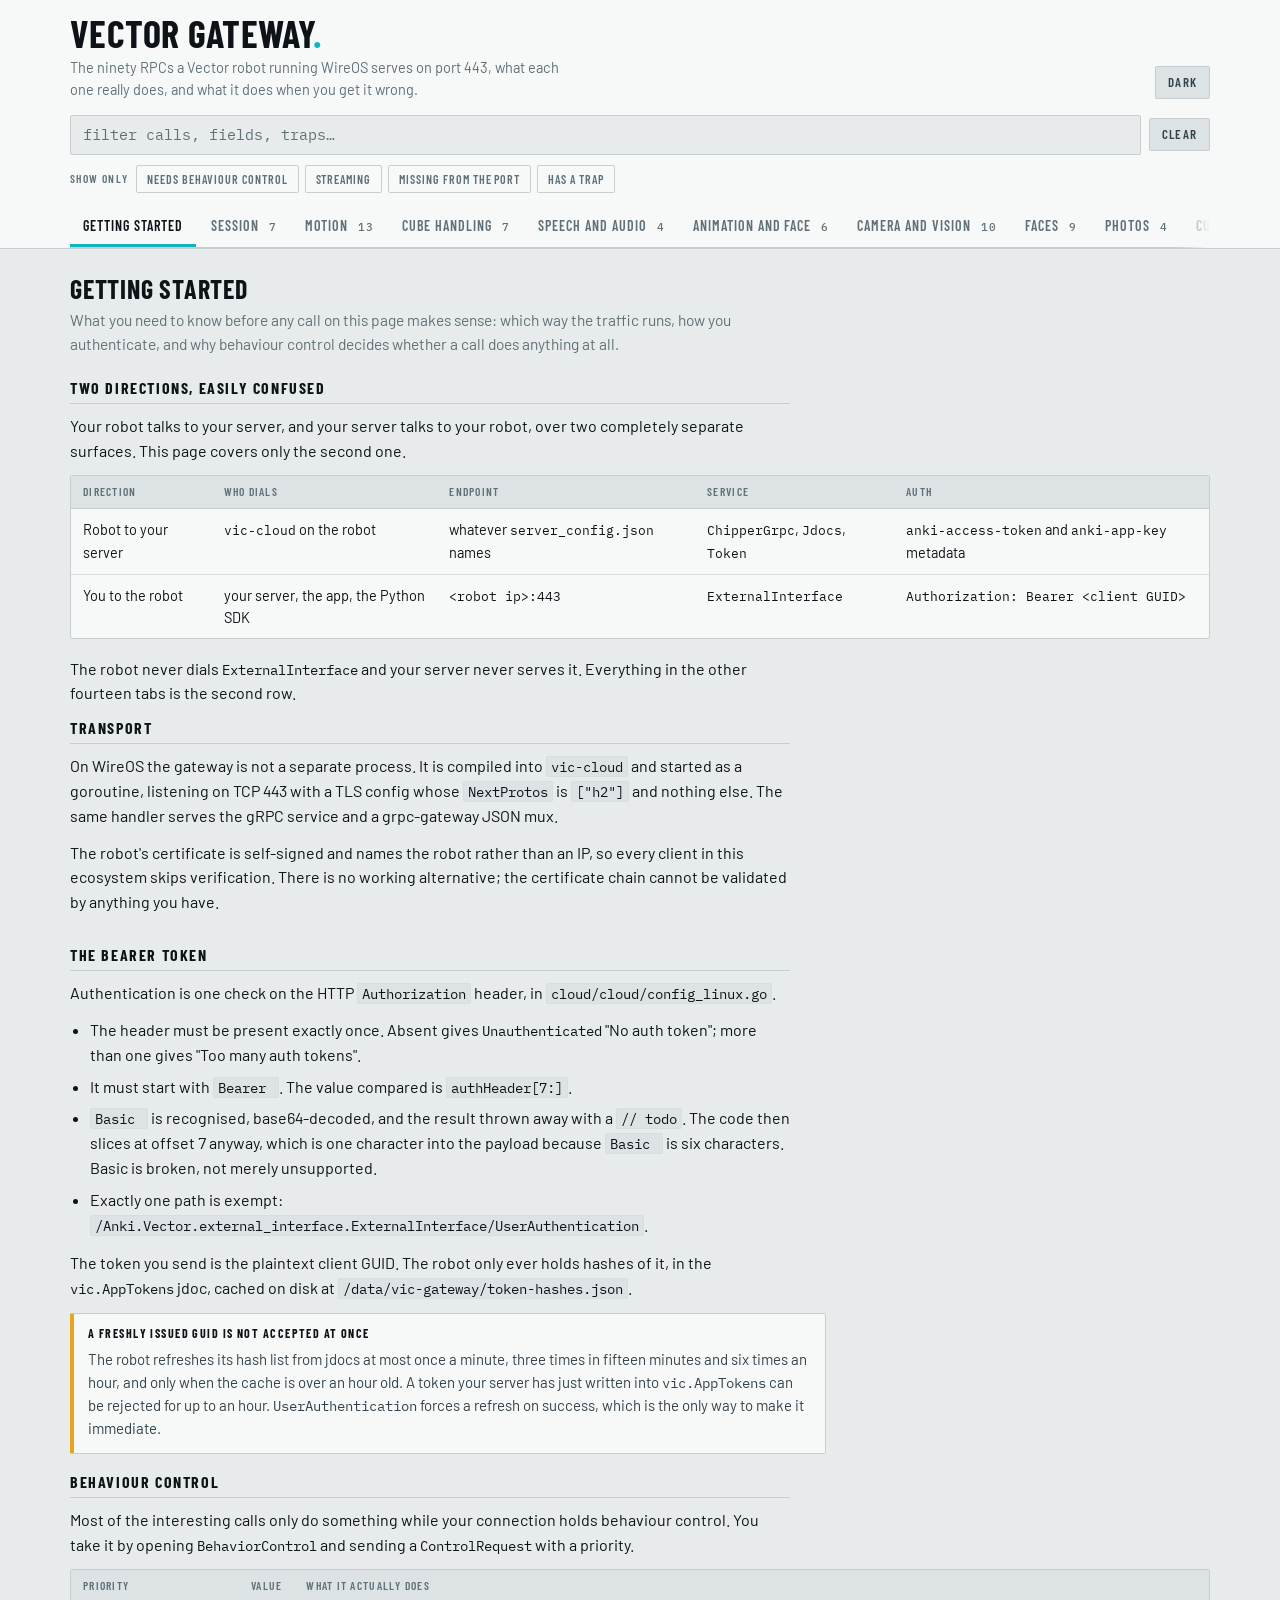
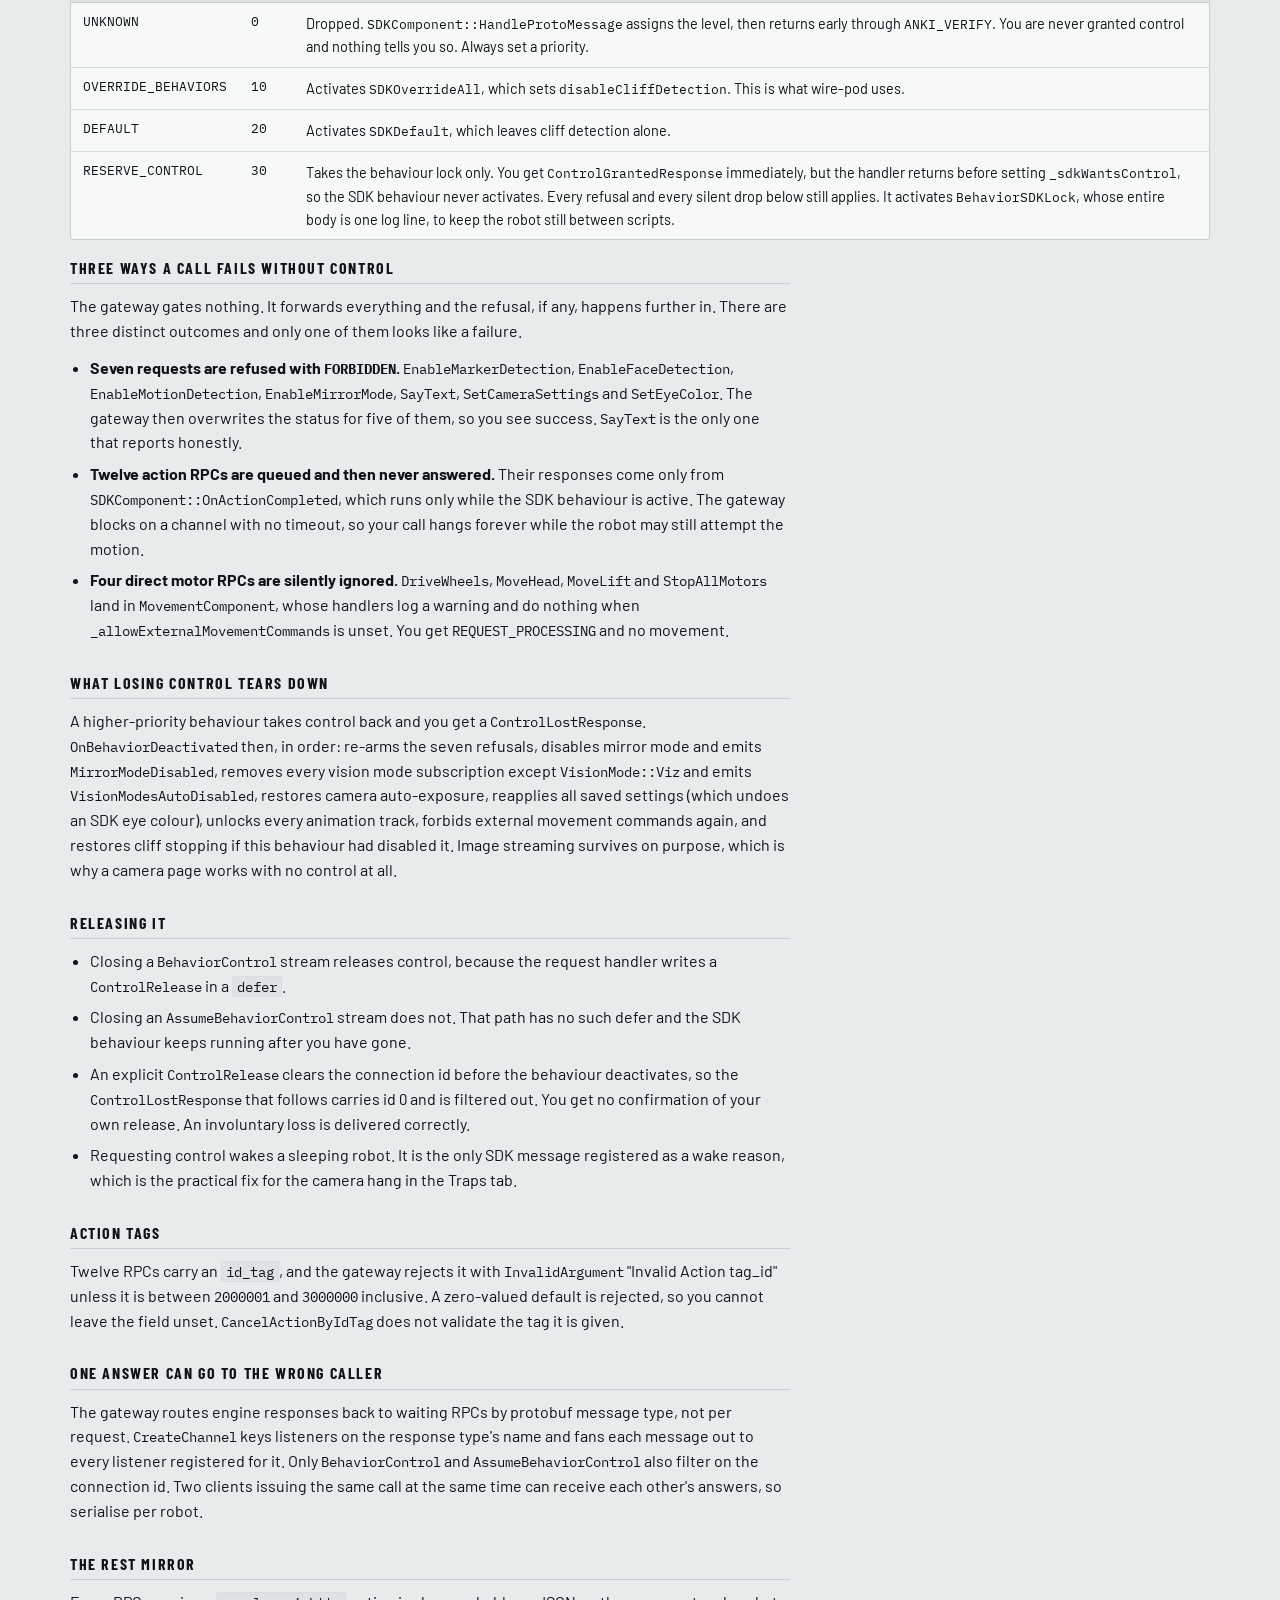
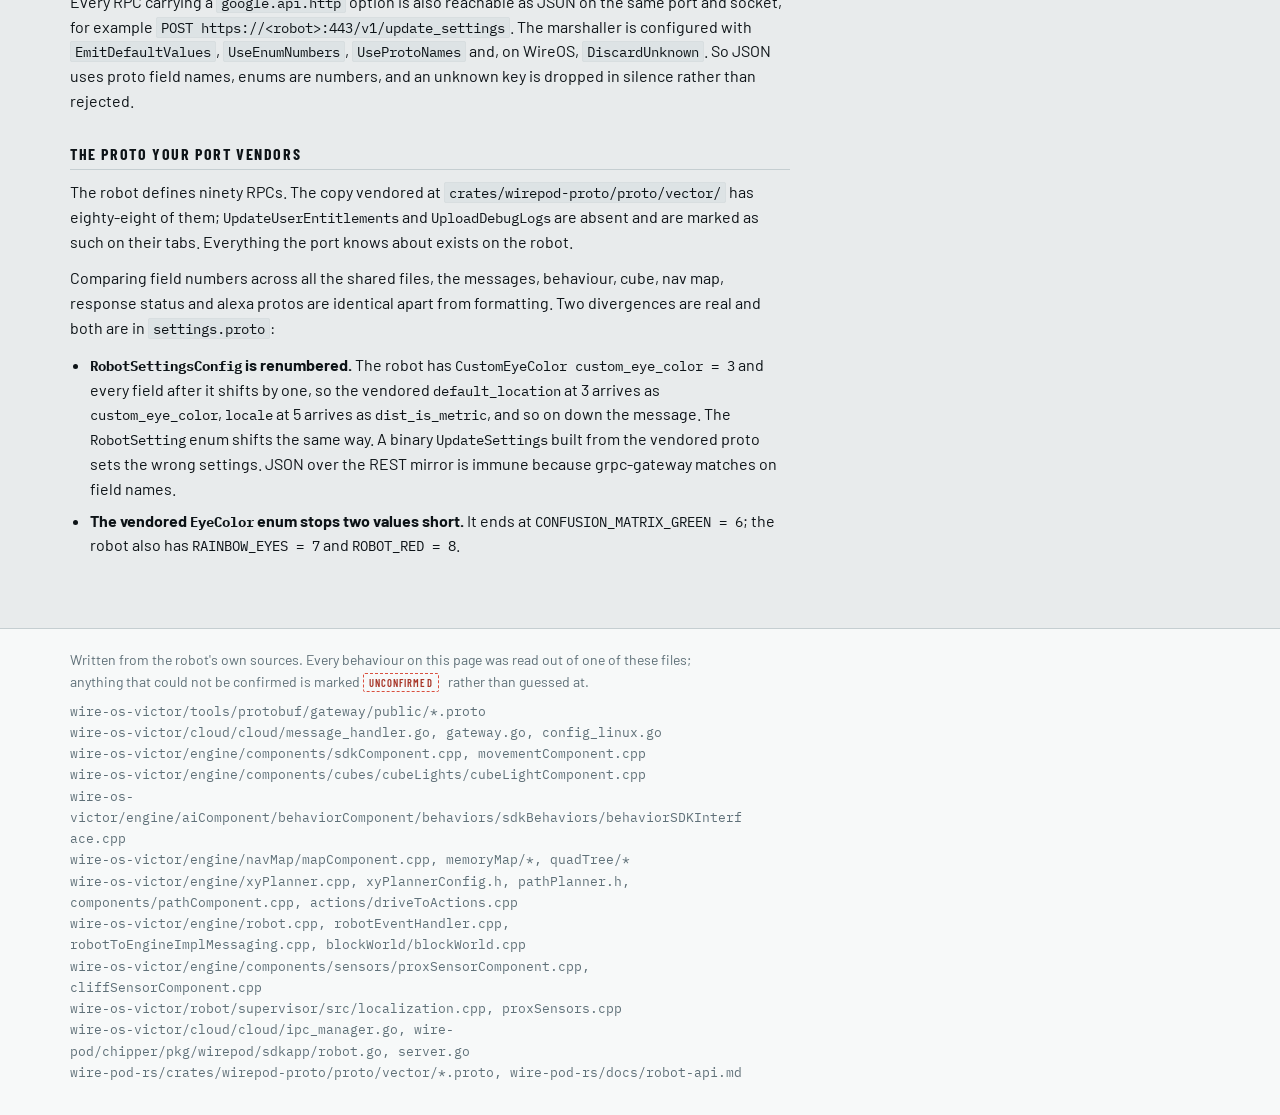
<file: docs/robot-api.html>
<!doctype html>
<html lang="en">
<head>
<meta charset="utf-8">
<meta name="viewport" content="width=device-width, initial-scale=1, viewport-fit=cover">
<title>Vector Gateway Panel</title>
<link rel="preconnect" href="https://fonts.googleapis.com">
<link rel="preconnect" href="https://fonts.gstatic.com" crossorigin>
<link href="https://fonts.googleapis.com/css2?family=Barlow:ital,wght@0,400;0,500;0,600;1,400&family=Barlow+Condensed:wght@500;600;700&family=IBM+Plex+Mono:wght@400;500;600&display=swap" rel="stylesheet">
<style>
/* ---- Light palette. Every colour token is defined here on bare :root. ---- */
:root{
  color-scheme: light;
  --ground:        #E8EBEC;   /* Shell Grey, Vector's moulded plastic */
  --surface:       #F7F9F9;
  --surface-2:     #DDE3E5;
  --ink:           #0D1317;   /* Screen Off, the OLED black */
  --ink-2:         #33434B;
  --muted:         #5F7078;   /* Treadplate */
  --rule:          #C5CED1;
  --rule-soft:     #D8DEE0;

  --acc:           #0A7F88;   /* Tip-Over Teal, readable weight */
  --acc-line:      #0FB6C2;   /* Tip-Over Teal, the factory eye colour */
  --acc-wash:      #DDF1F3;

  --warn:          #8A5806;   /* Charge Amber, readable weight */
  --warn-line:     #E8A322;   /* Charge Amber, the charger contact LED */
  --warn-wash:     #F8EBD2;

  --bad:           #A63527;   /* Cliff Red, readable weight */
  --bad-line:      #D9503F;
  --bad-wash:      #F8E2DE;

  --focus:         #0A7F88;
  --shadow:        0 1px 0 rgba(13,19,23,.06);

  --f-disp: "Barlow Condensed", "Arial Narrow", Arial, system-ui, sans-serif;
  --f-body: "Barlow", system-ui, -apple-system, "Segoe UI", Roboto, sans-serif;
  --f-mono: "IBM Plex Mono", ui-monospace, "SF Mono", Consolas, "Liberation Mono", monospace;
}
/* ---- Dark: system preference, unless the reader has chosen light. ---- */
@media (prefers-color-scheme: dark){
  :root:not([data-theme="light"]){
    color-scheme: dark;
    --ground:    #0D1317;
    --surface:   #151E23;
    --surface-2: #1D2930;
    --ink:       #DCE5E8;
    --ink-2:     #B3C2C8;
    --muted:     #8698A0;
    --rule:      #2B3940;
    --rule-soft: #212D33;

    --acc:       #35D2DC;
    --acc-line:  #2DD4DE;
    --acc-wash:  #10323A;

    --warn:      #F0B94A;
    --warn-line: #E8A322;
    --warn-wash: #33260C;

    --bad:       #F58975;
    --bad-line:  #D9503F;
    --bad-wash:  #37160F;

    --focus:     #35D2DC;
    --shadow:    0 1px 0 rgba(0,0,0,.4);
  }
}
/* ---- Dark: explicit choice. ---- */
:root[data-theme="dark"]{
  color-scheme: dark;
  --ground:    #0D1317;
  --surface:   #151E23;
  --surface-2: #1D2930;
  --ink:       #DCE5E8;
  --ink-2:     #B3C2C8;
  --muted:     #8698A0;
  --rule:      #2B3940;
  --rule-soft: #212D33;

  --acc:       #35D2DC;
  --acc-line:  #2DD4DE;
  --acc-wash:  #10323A;

  --warn:      #F0B94A;
  --warn-line: #E8A322;
  --warn-wash: #33260C;

  --bad:       #F58975;
  --bad-line:  #D9503F;
  --bad-wash:  #37160F;

  --focus:     #35D2DC;
  --shadow:    0 1px 0 rgba(0,0,0,.4);
}

*,*::before,*::after{ box-sizing: border-box; }
html{ -webkit-text-size-adjust: 100%; }
body{
  margin:0;
  background: var(--ground);
  color: var(--ink);
  font: 400 16px/1.55 var(--f-body);
  font-variant-numeric: tabular-nums;
}
img{ max-width:100%; }
[hidden]{ display:none !important; }
:focus-visible{ outline: 2px solid var(--focus); outline-offset: 2px; border-radius: 2px; }

/* ---- One wrapper owns the side gutter. ---- */
.wrap{
  width: 100%;
  max-width: 1180px;
  margin: 0 auto;
  padding-left: 20px;
  padding-right: 20px;
}
@media (max-width: 520px){ .wrap{ padding-left:16px; padding-right:16px; } }

/* ---- Instrument header ---- */
.masthead{
  background: var(--surface);
  border-bottom: 1px solid var(--rule);
  padding-block: calc(14px + env(safe-area-inset-top, 0px)) 0;
}
.mast-row{ display:flex; align-items:flex-end; gap:16px; flex-wrap:wrap; }
.mast-id{ flex: 1 1 320px; min-width:0; }
.mast-id h1{
  font: 700 clamp(26px, 5.2vw, 38px)/1 var(--f-disp);
  letter-spacing: .01em;
  text-transform: uppercase;
  margin: 0 0 4px;
}
.mast-id h1 .dot{ color: var(--acc-line); }
.mast-id p{ margin:0; color: var(--muted); font-size: 14.5px; max-width: 64ch; }
.mast-tools{ display:flex; gap:8px; align-items:center; padding-bottom:2px; }

.btn{
  font: 600 13px/1 var(--f-disp);
  letter-spacing:.09em; text-transform:uppercase;
  background: var(--surface-2); color: var(--ink-2);
  border: 1px solid var(--rule); border-radius: 2px;
  padding: 9px 12px; cursor: pointer;
}
.btn:hover{ border-color: var(--acc-line); color: var(--ink); }

.searchbar{ display:flex; gap:8px; align-items:center; margin: 14px 0 0; }
.searchbar input[type="search"]{
  flex:1 1 auto; min-width:0;
  font: 400 15px/1.2 var(--f-mono);
  background: var(--ground); color: var(--ink);
  border: 1px solid var(--rule); border-radius: 2px;
  padding: 10px 12px;
}
.searchbar input::placeholder{ color: var(--muted); }

.chips{ display:flex; gap:6px; flex-wrap:wrap; margin: 10px 0 0; align-items:center; }
.chips .chips-lab{
  font: 600 11.5px/1 var(--f-disp); letter-spacing:.12em; text-transform:uppercase;
  color: var(--muted); margin-right:2px;
}
.chip{
  font: 600 12px/1 var(--f-disp); letter-spacing:.08em; text-transform:uppercase;
  background: transparent; color: var(--muted);
  border: 1px solid var(--rule); border-radius: 2px;
  padding: 7px 10px; cursor:pointer;
}
.chip[aria-pressed="true"]{ background: var(--acc-wash); border-color: var(--acc-line); color: var(--acc); }
.chip:hover{ border-color: var(--acc-line); }
.count{ font: 400 13px/1 var(--f-mono); color: var(--muted); margin-left:auto; }

/* ---- Tab rail ---- */
.rail-scroll{
  overflow-x:auto; margin-top:14px; scrollbar-width:thin;
  -webkit-mask-image: linear-gradient(to right, #000 0, #000 calc(100% - 34px), transparent 100%);
          mask-image: linear-gradient(to right, #000 0, #000 calc(100% - 34px), transparent 100%);
}
.rail{ display:flex; gap:2px; min-width:max-content; border-bottom: 1px solid var(--rule); }
.rail button{
  position:relative; white-space:nowrap;
  font: 600 14px/1 var(--f-disp); letter-spacing:.07em; text-transform:uppercase;
  background: transparent; color: var(--muted);
  border: 0; border-bottom: 3px solid transparent;
  padding: 12px 13px 11px; cursor:pointer;
}
.rail button .n{ font: 500 11px/1 var(--f-mono); color: var(--muted); margin-left:6px; }
.rail button:hover{ color: var(--ink); }
.rail button[aria-selected="true"]{ color: var(--ink); border-bottom-color: var(--acc-line); }
.rail button[aria-selected="true"] .n{ color: var(--acc); }
.rail[data-locked="true"] button{ opacity:.45; }

/* ---- Panels ---- */
main{ padding-block: 26px calc(56px + env(safe-area-inset-bottom, 0px)); }
.panel > h2{
  font: 700 clamp(20px,3.6vw,26px)/1.1 var(--f-disp);
  letter-spacing:.03em; text-transform:uppercase;
  margin: 0 0 4px;
}
.panel > .lede{ color: var(--muted); margin: 0 0 22px; max-width: 76ch; font-size: 15.5px; }
.panel + .panel{ margin-top: 34px; }

h3.sec{
  font: 700 16px/1.2 var(--f-disp); letter-spacing:.1em; text-transform:uppercase;
  color: var(--ink); margin: 30px 0 10px;
  padding-bottom: 6px; border-bottom: 1px solid var(--rule);
}
h3.sec:first-of-type{ margin-top: 4px; }
.prose{ max-width: 80ch; }
.prose p{ margin: 0 0 12px; }
.prose ul{ margin: 0 0 14px; padding-left: 20px; }
.prose li{ margin-bottom: 7px; }
code, .m{ font-family: var(--f-mono); font-size: .9em; }
.prose code{
  background: var(--surface-2); border:1px solid var(--rule-soft);
  border-radius:2px; padding: 0 4px;
}
a{ color: var(--acc); }

/* ---- Tables ---- */
.scroll{ overflow-x:auto; margin: 0 0 18px; border:1px solid var(--rule); border-radius:2px; background: var(--surface); }
table{ border-collapse: collapse; width:100%; min-width: 520px; font-size: 14.5px; }
th, td{ text-align:left; padding: 9px 12px; border-bottom: 1px solid var(--rule-soft); vertical-align: top; }
thead th{
  font: 600 11.5px/1.2 var(--f-disp); letter-spacing:.11em; text-transform:uppercase;
  color: var(--muted); background: var(--surface-2); border-bottom:1px solid var(--rule);
  position: sticky; top: 0;
}
tbody tr:last-child td{ border-bottom: 0; }
td .m{ color: var(--ink); }

/* ---- Call slot ---- */
.call{
  background: var(--surface);
  border: 1px solid var(--rule);
  border-left: 4px solid var(--rule);
  border-radius: 2px;
  margin-bottom: 10px;
  box-shadow: var(--shadow);
}
.call[data-control="yes"]{ border-left-color: var(--warn-line); }
.call[data-absent="yes"]{ border-left-color: var(--bad-line); border-left-style: dashed; }
.call-hd{
  display:flex; flex-wrap:wrap; align-items:baseline; gap: 6px 10px;
  padding: 11px 14px 9px;
  border-bottom: 1px solid var(--rule-soft);
}
.call-name{
  font: 600 16.5px/1.25 var(--f-mono); margin:0; color: var(--ink);
  word-break: break-word;
}
.call-req{ font: 400 13px/1.3 var(--f-mono); color: var(--muted); }
.call-req::before{ content:"\00ab"; margin-right:2px; }
.call-req::after{ content:"\00bb"; margin-left:2px; }
.badges{ display:flex; gap:5px; flex-wrap:wrap; margin-left:auto; }
.b{
  font: 600 10.5px/1 var(--f-disp); letter-spacing:.11em; text-transform:uppercase;
  padding: 4px 6px; border-radius:2px; border:1px solid var(--rule); color: var(--muted);
  white-space:nowrap;
}
.b-unary{ border-style: dotted; }
.b-stream{ border-color: var(--acc-line); color: var(--acc); background: var(--acc-wash); }
.b-ctl{ border-color: var(--warn-line); color: var(--warn); background: var(--warn-wash); }
.b-absent{ border-color: var(--bad-line); color: var(--bad); background: var(--bad-wash); }

.call dl{ margin:0; padding: 4px 14px 12px; }
.call dl > div{ display:grid; grid-template-columns: 116px 1fr; gap: 4px 14px; padding: 7px 0; border-bottom:1px solid var(--rule-soft); }
.call dl > div:last-child{ border-bottom:0; padding-bottom:0; }
.call dt{
  font: 600 11px/1.5 var(--f-disp); letter-spacing:.11em; text-transform:uppercase;
  color: var(--muted); padding-top:2px;
}
.call dd{ margin:0; font-size: 15px; color: var(--ink-2); }
.call dd .m{ color: var(--ink); }
.call dd p{ margin: 0 0 8px; }
.call dd p:last-child{ margin-bottom:0; }
.call dd ul{ margin:0; padding-left:18px; }
.call dd li{ margin-bottom:4px; }
.call dl > div.is-trap dt{ color: var(--bad); }
.call dl > div.is-nc dt{ color: var(--warn); }
@media (max-width: 620px){
  .call dl > div{ grid-template-columns: 1fr; gap:2px; }
  .call dt{ padding-top:0; }
}

.note{
  border:1px solid var(--rule); border-left:4px solid var(--acc-line);
  background: var(--surface); border-radius:2px;
  padding: 12px 14px; margin: 0 0 18px; max-width: 84ch;
}
.note.warn{ border-left-color: var(--warn-line); }
.note.bad{ border-left-color: var(--bad-line); }
.note h4{
  font: 700 12px/1.3 var(--f-disp); letter-spacing:.12em; text-transform:uppercase;
  margin:0 0 6px; color: var(--ink);
}
.note p{ margin:0 0 8px; font-size:15px; color: var(--ink-2); }
.note p:last-child{ margin-bottom:0; }

.empty{ color: var(--muted); font-style: italic; padding: 18px 0; }

footer{
  border-top:1px solid var(--rule); background: var(--surface);
  padding-block: 20px calc(24px + env(safe-area-inset-bottom, 0px));
  color: var(--muted); font-size: 14px;
}
footer p{ margin:0 0 8px; max-width: 84ch; }
.srcs{ font-family: var(--f-mono); font-size: 12.5px; line-height:1.7; overflow-wrap: anywhere; }
.call dd, .call dt, .prose p, .prose li, .note p{ overflow-wrap: break-word; }

.unconf{
  font: 600 10.5px/1 var(--f-disp); letter-spacing:.1em; text-transform:uppercase;
  color: var(--bad); border:1px dashed var(--bad-line); border-radius:2px;
  padding:2px 5px; margin-right:6px; white-space:nowrap;
}

@media (prefers-reduced-motion: reduce){
  *{ animation-duration:.01ms !important; animation-iteration-count:1 !important; transition-duration:.01ms !important; scroll-behavior:auto !important; }
}
</style>
</head>
<body>

<header class="masthead">
  <div class="wrap">
    <div class="mast-row">
      <div class="mast-id">
        <h1>Vector Gateway<span class="dot">.</span></h1>
        <p>The ninety RPCs a Vector robot running WireOS serves on port 443, what each one really does, and what it does when you get it wrong.</p>
      </div>
      <div class="mast-tools">
        <button class="btn" id="theme" type="button" aria-pressed="false">Dark</button>
      </div>
    </div>

    <div class="searchbar">
      <input id="q" type="search" aria-label="Filter calls by name, field or behaviour" placeholder="filter calls, fields, traps&hellip;" autocomplete="off" spellcheck="false">
      <button class="btn" id="clear" type="button">Clear</button>
    </div>

    <div class="chips">
      <span class="chips-lab">Show only</span>
      <button class="chip" type="button" data-flag="control" aria-pressed="false">Needs behaviour control</button>
      <button class="chip" type="button" data-flag="stream" aria-pressed="false">Streaming</button>
      <button class="chip" type="button" data-flag="absent" aria-pressed="false">Missing from the port</button>
      <button class="chip" type="button" data-flag="trap" aria-pressed="false">Has a trap</button>
      <span class="count" id="count"></span>
    </div>

    <div class="rail-scroll">
      <div class="rail" role="tablist" aria-label="Sections" id="rail"></div>
    </div>
  </div>
</header>

<main class="wrap" id="main">
<section class="panel" id="p-start" data-tab="Getting started">
  <h2>Getting started</h2>
  <p class="lede">What you need to know before any call on this page makes sense: which way the traffic runs, how you authenticate, and why behaviour control decides whether a call does anything at all.</p>

  <div class="prose">
    <h3 class="sec">Two directions, easily confused</h3>
    <p>Your robot talks to your server, and your server talks to your robot, over two completely separate surfaces. This page covers only the second one.</p>
  </div>
  <div class="scroll">
    <table>
      <thead><tr><th>Direction</th><th>Who dials</th><th>Endpoint</th><th>Service</th><th>Auth</th></tr></thead>
      <tbody>
        <tr><td>Robot to your server</td><td><span class="m">vic-cloud</span> on the robot</td><td>whatever <span class="m">server_config.json</span> names</td><td><span class="m">ChipperGrpc</span>, <span class="m">Jdocs</span>, <span class="m">Token</span></td><td><span class="m">anki-access-token</span> and <span class="m">anki-app-key</span> metadata</td></tr>
        <tr><td>You to the robot</td><td>your server, the app, the Python SDK</td><td><span class="m">&lt;robot ip&gt;:443</span></td><td><span class="m">ExternalInterface</span></td><td><span class="m">Authorization: Bearer &lt;client GUID&gt;</span></td></tr>
      </tbody>
    </table>
  </div>
  <div class="prose">
    <p>The robot never dials <span class="m">ExternalInterface</span> and your server never serves it. Everything in the other fourteen tabs is the second row.</p>

    <h3 class="sec">Transport</h3>
    <p>On WireOS the gateway is not a separate process. It is compiled into <code>vic-cloud</code> and started as a goroutine, listening on TCP 443 with a TLS config whose <code>NextProtos</code> is <code>["h2"]</code> and nothing else. The same handler serves the gRPC service and a grpc-gateway JSON mux.</p>
    <p>The robot's certificate is self-signed and names the robot rather than an IP, so every client in this ecosystem skips verification. There is no working alternative; the certificate chain cannot be validated by anything you have.</p>

    <h3 class="sec">The bearer token</h3>
    <p>Authentication is one check on the HTTP <code>Authorization</code> header, in <code>cloud/cloud/config_linux.go</code>.</p>
    <ul>
      <li>The header must be present exactly once. Absent gives <span class="m">Unauthenticated</span> "No auth token"; more than one gives "Too many auth tokens".</li>
      <li>It must start with <code>Bearer&nbsp;</code>. The value compared is <code>authHeader[7:]</code>.</li>
      <li><code>Basic&nbsp;</code> is recognised, base64-decoded, and the result thrown away with a <code>// todo</code>. The code then slices at offset 7 anyway, which is one character into the payload because <code>Basic&nbsp;</code> is six characters. Basic is broken, not merely unsupported.</li>
      <li>Exactly one path is exempt: <code>/Anki.Vector.external_interface.ExternalInterface/UserAuthentication</code>.</li>
    </ul>
    <p>The token you send is the plaintext client GUID. The robot only ever holds hashes of it, in the <span class="m">vic.AppTokens</span> jdoc, cached on disk at <code>/data/vic-gateway/token-hashes.json</code>.</p>
  </div>
  <div class="note warn">
    <h4>A freshly issued GUID is not accepted at once</h4>
    <p>The robot refreshes its hash list from jdocs at most once a minute, three times in fifteen minutes and six times an hour, and only when the cache is over an hour old. A token your server has just written into <span class="m">vic.AppTokens</span> can be rejected for up to an hour. <span class="m">UserAuthentication</span> forces a refresh on success, which is the only way to make it immediate.</p>
  </div>

  <div class="prose">
    <h3 class="sec">Behaviour control</h3>
    <p>Most of the interesting calls only do something while your connection holds behaviour control. You take it by opening <span class="m">BehaviorControl</span> and sending a <span class="m">ControlRequest</span> with a priority.</p>
  </div>
  <div class="scroll">
    <table>
      <thead><tr><th>Priority</th><th>Value</th><th>What it actually does</th></tr></thead>
      <tbody>
        <tr><td class="m">UNKNOWN</td><td class="m">0</td><td>Dropped. <span class="m">SDKComponent::HandleProtoMessage</span> assigns the level, then returns early through <span class="m">ANKI_VERIFY</span>. You are never granted control and nothing tells you so. Always set a priority.</td></tr>
        <tr><td class="m">OVERRIDE_BEHAVIORS</td><td class="m">10</td><td>Activates <span class="m">SDKOverrideAll</span>, which sets <span class="m">disableCliffDetection</span>. This is what wire-pod uses.</td></tr>
        <tr><td class="m">DEFAULT</td><td class="m">20</td><td>Activates <span class="m">SDKDefault</span>, which leaves cliff detection alone.</td></tr>
        <tr><td class="m">RESERVE_CONTROL</td><td class="m">30</td><td>Takes the behaviour lock only. You get <span class="m">ControlGrantedResponse</span> immediately, but the handler returns before setting <span class="m">_sdkWantsControl</span>, so the SDK behaviour never activates. Every refusal and every silent drop below still applies. It activates <span class="m">BehaviorSDKLock</span>, whose entire body is one log line, to keep the robot still between scripts.</td></tr>
      </tbody>
    </table>
  </div>

  <div class="prose">
    <h3 class="sec">Three ways a call fails without control</h3>
    <p>The gateway gates nothing. It forwards everything and the refusal, if any, happens further in. There are three distinct outcomes and only one of them looks like a failure.</p>
    <ul>
      <li><strong>Seven requests are refused with <span class="m">FORBIDDEN</span>.</strong> <span class="m">EnableMarkerDetection</span>, <span class="m">EnableFaceDetection</span>, <span class="m">EnableMotionDetection</span>, <span class="m">EnableMirrorMode</span>, <span class="m">SayText</span>, <span class="m">SetCameraSettings</span> and <span class="m">SetEyeColor</span>. The gateway then overwrites the status for five of them, so you see success. <span class="m">SayText</span> is the only one that reports honestly.</li>
      <li><strong>Twelve action RPCs are queued and then never answered.</strong> Their responses come only from <span class="m">SDKComponent::OnActionCompleted</span>, which runs only while the SDK behaviour is active. The gateway blocks on a channel with no timeout, so your call hangs forever while the robot may still attempt the motion.</li>
      <li><strong>Four direct motor RPCs are silently ignored.</strong> <span class="m">DriveWheels</span>, <span class="m">MoveHead</span>, <span class="m">MoveLift</span> and <span class="m">StopAllMotors</span> land in <span class="m">MovementComponent</span>, whose handlers log a warning and do nothing when <span class="m">_allowExternalMovementCommands</span> is unset. You get <span class="m">REQUEST_PROCESSING</span> and no movement.</li>
    </ul>

    <h3 class="sec">What losing control tears down</h3>
    <p>A higher-priority behaviour takes control back and you get a <span class="m">ControlLostResponse</span>. <span class="m">OnBehaviorDeactivated</span> then, in order: re-arms the seven refusals, disables mirror mode and emits <span class="m">MirrorModeDisabled</span>, removes every vision mode subscription except <span class="m">VisionMode::Viz</span> and emits <span class="m">VisionModesAutoDisabled</span>, restores camera auto-exposure, reapplies all saved settings (which undoes an SDK eye colour), unlocks every animation track, forbids external movement commands again, and restores cliff stopping if this behaviour had disabled it. Image streaming survives on purpose, which is why a camera page works with no control at all.</p>

    <h3 class="sec">Releasing it</h3>
    <ul>
      <li>Closing a <span class="m">BehaviorControl</span> stream releases control, because the request handler writes a <span class="m">ControlRelease</span> in a <code>defer</code>.</li>
      <li>Closing an <span class="m">AssumeBehaviorControl</span> stream does not. That path has no such defer and the SDK behaviour keeps running after you have gone.</li>
      <li>An explicit <span class="m">ControlRelease</span> clears the connection id before the behaviour deactivates, so the <span class="m">ControlLostResponse</span> that follows carries id 0 and is filtered out. You get no confirmation of your own release. An involuntary loss is delivered correctly.</li>
      <li>Requesting control wakes a sleeping robot. It is the only SDK message registered as a wake reason, which is the practical fix for the camera hang in the Traps tab.</li>
    </ul>

    <h3 class="sec">Action tags</h3>
    <p>Twelve RPCs carry an <code>id_tag</code>, and the gateway rejects it with <span class="m">InvalidArgument</span> "Invalid Action tag_id" unless it is between <span class="m">2000001</span> and <span class="m">3000000</span> inclusive. A zero-valued default is rejected, so you cannot leave the field unset. <span class="m">CancelActionByIdTag</span> does not validate the tag it is given.</p>

    <h3 class="sec">One answer can go to the wrong caller</h3>
    <p>The gateway routes engine responses back to waiting RPCs by protobuf message type, not per request. <span class="m">CreateChannel</span> keys listeners on the response type's name and fans each message out to every listener registered for it. Only <span class="m">BehaviorControl</span> and <span class="m">AssumeBehaviorControl</span> also filter on the connection id. Two clients issuing the same call at the same time can receive each other's answers, so serialise per robot.</p>

    <h3 class="sec">The REST mirror</h3>
    <p>Every RPC carrying a <code>google.api.http</code> option is also reachable as JSON on the same port and socket, for example <code>POST https://&lt;robot&gt;:443/v1/update_settings</code>. The marshaller is configured with <code>EmitDefaultValues</code>, <code>UseEnumNumbers</code>, <code>UseProtoNames</code> and, on WireOS, <code>DiscardUnknown</code>. So JSON uses proto field names, enums are numbers, and an unknown key is dropped in silence rather than rejected.</p>

    <h3 class="sec">The proto your port vendors</h3>
    <p>The robot defines ninety RPCs. The copy vendored at <code>crates/wirepod-proto/proto/vector/</code> has eighty-eight of them; <span class="m">UpdateUserEntitlements</span> and <span class="m">UploadDebugLogs</span> are absent and are marked as such on their tabs. Everything the port knows about exists on the robot.</p>
    <p>Comparing field numbers across all the shared files, the messages, behaviour, cube, nav map, response status and alexa protos are identical apart from formatting. Two divergences are real and both are in <code>settings.proto</code>:</p>
    <ul>
      <li><strong><span class="m">RobotSettingsConfig</span> is renumbered.</strong> The robot has <span class="m">CustomEyeColor custom_eye_color = 3</span> and every field after it shifts by one, so the vendored <span class="m">default_location</span> at 3 arrives as <span class="m">custom_eye_color</span>, <span class="m">locale</span> at 5 arrives as <span class="m">dist_is_metric</span>, and so on down the message. The <span class="m">RobotSetting</span> enum shifts the same way. A binary <span class="m">UpdateSettings</span> built from the vendored proto sets the wrong settings. JSON over the REST mirror is immune because grpc-gateway matches on field names.</li>
      <li><strong>The vendored <span class="m">EyeColor</span> enum stops two values short.</strong> It ends at <span class="m">CONFUSION_MATRIX_GREEN = 6</span>; the robot also has <span class="m">RAINBOW_EYES = 7</span> and <span class="m">ROBOT_RED = 8</span>.</li>
    </ul>
  </div>
</section>


<section class="panel" id="p-session" data-tab="Session" hidden>
  <h2>Session</h2>
  <p class="lede">Opening a connection, proving who you are, and taking and giving back the robot's attention.</p>

  <article class="call" data-control="no" data-stream="no" data-absent="no" data-trap="no">
    <header class="call-hd"><h3 class="call-name">ProtocolVersion</h3><span class="call-req">ProtocolVersionRequest</span><span class="badges"><span class="b b-unary">unary</span></span></header>
    <dl>
      <div><dt>Does</dt><dd>Answers entirely inside the gateway with <span class="m">host_version = 5</span>, the current protocol version. Nothing reaches the engine.</dd></div>
      <div><dt>Parameters</dt><dd><span class="m">client_version</span>, <span class="m">min_host_version</span>, both <span class="m">int64</span>. Only <span class="m">client_version</span> is read.</dd></div>
      <div><dt>Control</dt><dd>Not needed.</dd></div>
      <div class="is-trap"><dt>Trap</dt><dd>The version gate is vacuous. <span class="m">PROTOCOL_VERSION_MINIMUM</span> is 0, so the check <span class="m">client_version &lt; 0</span> can never fire and every client is told <span class="m">SUCCESS</span>. <span class="m">min_host_version</span> is ignored outright.</dd></div>
    </dl>
  </article>

  <article class="call" data-control="no" data-stream="no" data-absent="no" data-trap="no">
    <header class="call-hd"><h3 class="call-name">SDKInitialization</h3><span class="call-req">SDKInitializationRequest</span><span class="badges"><span class="b b-unary">unary</span></span></header>
    <dl>
      <div><dt>Does</dt><dd>Reports your client's versions to the robot for analytics. It changes no behaviour.</dd></div>
      <div><dt>Parameters</dt><dd>Five strings: <span class="m">sdk_module_version</span>, <span class="m">python_version</span>, <span class="m">python_implementation</span>, <span class="m">os_version</span>, <span class="m">cpu_version</span>. None is validated.</dd></div>
      <div><dt>Control</dt><dd>Not needed.</dd></div>
      <div><dt>Note</dt><dd>You can skip it. Nothing later depends on having sent it.</dd></div>
    </dl>
  </article>

  <article class="call" data-control="no" data-stream="no" data-absent="no" data-trap="yes">
    <header class="call-hd"><h3 class="call-name">UserAuthentication</h3><span class="call-req">UserAuthenticationRequest</span><span class="badges"><span class="b b-unary">unary</span></span></header>
    <dl>
      <div><dt>Does</dt><dd>Exchanges a user session token for a client GUID. The gateway proxies to <span class="m">vic-switchboard</span> with <span class="m">AppId: "SDK"</span> and, on success, forces the token hash cache to refresh so the new GUID works immediately.</dd></div>
      <div><dt>Parameters</dt><dd><span class="m">user_session_id</span> and <span class="m">client_name</span>, both <span class="m">bytes</span>. <span class="m">client_name</span> is truncated to 64 characters.</dd></div>
      <div><dt>Control</dt><dd>Not needed. This is the one RPC exempt from the bearer check, so it is how you bootstrap with no token at all.</dd></div>
      <div class="is-trap"><dt>Trap</dt><dd>Rate limited at ten calls per ten seconds and twenty-five per ten minutes, returning <span class="m">ResourceExhausted</span> beyond that. If <span class="m">vic-switchboard</span> is not present the call fails with <span class="m">Internal</span> "User authentication is only available on the robot". On failure the response still carries <span class="m">RESPONSE_RECEIVED</span> and an empty <span class="m">client_token_guid</span>, so read the <span class="m">code</span> field, which is <span class="m">UNAUTHORIZED</span> or <span class="m">AUTHORIZED</span>.</dd></div>
    </dl>
  </article>

  <article class="call" data-control="no" data-stream="yes" data-absent="no" data-trap="yes">
    <header class="call-hd"><h3 class="call-name">BehaviorControl</h3><span class="call-req">BehaviorControlRequest</span><span class="badges"><span class="b b-stream">bidi stream</span></span></header>
    <dl>
      <div><dt>Does</dt><dd>The stream you hold open for as long as you want control. Each request is a oneof of <span class="m">ControlRequest</span> (carrying a priority) or <span class="m">ControlRelease</span>. The robot answers with <span class="m">ControlGrantedResponse</span>, <span class="m">ControlLostResponse</span>, <span class="m">ReservedControlLostResponse</span> or a <span class="m">KeepAlivePing</span> once per second.</dd></div>
      <div><dt>Parameters</dt><dd><span class="m">priority</span>: 10 <span class="m">OVERRIDE_BEHAVIORS</span>, 20 <span class="m">DEFAULT</span>, 30 <span class="m">RESERVE_CONTROL</span>. Zero is <span class="m">UNKNOWN</span> and is dropped.</dd></div>
      <div><dt>Control</dt><dd>This is how you get it. It is also the only SDK message that counts as a wake reason, so it wakes a sleeping robot.</dd></div>
      <div class="is-trap"><dt>Trap</dt><dd>Three, all covered in the Traps tab: priority 0 is dropped in silence, your own <span class="m">ControlRelease</span> is never confirmed because the response is tagged with connection id 0 and filtered out, and <span class="m">RESERVE_CONTROL</span> grants control without activating the behaviour.</dd></div>
    </dl>
  </article>

  <article class="call" data-control="no" data-stream="yes" data-absent="no" data-trap="yes">
    <header class="call-hd"><h3 class="call-name">AssumeBehaviorControl</h3><span class="call-req">BehaviorControlRequest</span><span class="badges"><span class="b b-stream">server stream</span></span></header>
    <dl>
      <div><dt>Does</dt><dd>The same thing as one <span class="m">ControlRequest</span> on the bidi stream, sent as a single request with a streamed response. Convenient when you never need to release explicitly.</dd></div>
      <div><dt>Parameters</dt><dd>Identical to <span class="m">BehaviorControl</span>.</dd></div>
      <div><dt>Control</dt><dd>This is how you get it.</dd></div>
      <div class="is-trap"><dt>Trap</dt><dd>Closing this stream does not release control. Only the bidi handler writes a <span class="m">ControlRelease</span> in a <code>defer</code>. A client that uses this call and then exits leaves the SDK behaviour running on the robot, with cliff detection still off at priority 10.</dd></div>
    </dl>
  </article>

  <article class="call" data-control="yes" data-stream="no" data-absent="no" data-trap="no">
    <header class="call-hd"><h3 class="call-name">CancelBehavior</h3><span class="call-req">CancelBehaviorRequest</span><span class="badges"><span class="b b-unary">unary</span><span class="b b-ctl">control</span></span></header>
    <dl>
      <div><dt>Does</dt><dd>Cancels whatever the SDK behaviour has delegated to, by calling <span class="m">CancelDelegates</span> inside <span class="m">BehaviorSDKInterface</span>. This is how you stop a long behaviour such as <span class="m">LookAroundInPlace</span> early.</dd></div>
      <div><dt>Parameters</dt><dd>None.</dd></div>
      <div class="is-nc"><dt>Without control</dt><dd>The handler lives in <span class="m">HandleWhileActivated</span>, so it is only reachable while the SDK behaviour is active. The gateway returns <span class="m">REQUEST_PROCESSING</span> immediately either way, so you cannot tell from the reply whether anything was cancelled.</dd></div>
      <div><dt>Note</dt><dd>The engine does produce a <span class="m">CancelBehaviorResponse</span> carrying <span class="m">OK</span> or <span class="m">FORBIDDEN</span>, but the gateway does not wait for it.</dd></div>
    </dl>
  </article>

  <article class="call" data-control="no" data-stream="no" data-absent="no" data-trap="yes">
    <header class="call-hd"><h3 class="call-name">CancelActionByIdTag</h3><span class="call-req">CancelActionByIdTagRequest</span><span class="badges"><span class="b b-unary">unary</span></span></header>
    <dl>
      <div><dt>Does</dt><dd>Cancels a queued or running action by the <span class="m">id_tag</span> you gave it. The cancelled action's own RPC then completes with <span class="m">ACTION_RESULT_CANCELLED_WHILE_RUNNING</span> (33554432), if you still have control for the response to be produced at all.</dd></div>
      <div><dt>Parameters</dt><dd><span class="m">id_tag</span>, <span class="m">uint32</span>. Use the tag you sent with the action.</dd></div>
      <div><dt>Control</dt><dd>Not needed for the cancel itself to be forwarded.</dd></div>
      <div class="is-trap"><dt>Trap</dt><dd>Unlike the twelve action RPCs, this one does not run <span class="m">ValidateActionTag</span>, so an out-of-range tag is accepted and simply matches nothing. The gateway returns <span class="m">REQUEST_PROCESSING</span> without waiting, so a cancel that found no such action is indistinguishable from one that worked.</dd></div>
    </dl>
  </article>
</section>


<section class="panel" id="p-motion" data-tab="Motion" hidden>
  <h2>Motion</h2>
  <p class="lede">Four raw motor calls that return instantly and are silently dropped without control, and a set of cancellable actions that block until the motion finishes. Knowing which kind you are calling is the whole game here.</p>

  <div class="note warn">
    <h4>Set a deadline on every call in this tab</h4>
    <p>The nine action RPCs below block on a channel with no timeout and without consulting your request context. Without behaviour control their response is never produced at all, so the call hangs until your client gives up. The robot imposes nothing.</p>
  </div>

  <article class="call" data-control="yes" data-stream="no" data-absent="no" data-trap="yes">
    <header class="call-hd"><h3 class="call-name">DriveWheels</h3><span class="call-req">DriveWheelsRequest</span><span class="badges"><span class="b b-unary">unary</span><span class="b b-ctl">control</span></span></header>
    <dl>
      <div><dt>Does</dt><dd>Sets both tread speeds directly and returns at once. The wheels keep turning until you send another <span class="m">DriveWheels</span> or <span class="m">StopAllMotors</span>; there is no duration and no stop condition.</dd></div>
      <div><dt>Parameters</dt><dd><span class="m">left_wheel_mmps</span>, <span class="m">right_wheel_mmps</span>, <span class="m">left_wheel_mmps2</span>, <span class="m">right_wheel_mmps2</span>, all <span class="m">float</span>. The robot's <span class="m">MAX_WHEEL_SPEED_MMPS</span> is 220 and <span class="m">MAX_SAFE_WHEEL_SPEED_MMPS</span> is 170. Negative drives that tread backwards; opposite signs turn on the spot.</dd></div>
      <div class="is-nc"><dt>Without control</dt><dd>Silently ignored. It reaches <span class="m">MovementComponent</span>, which logs a warning and returns because <span class="m">_allowExternalMovementCommands</span> is unset.</dd></div>
      <div class="is-trap"><dt>Trap</dt><dd>You always get <span class="m">REQUEST_PROCESSING</span>, control or not, so a status code tells you nothing. Check the robot.</dd></div>
    </dl>
  </article>

  <article class="call" data-control="yes" data-stream="no" data-absent="no" data-trap="no">
    <header class="call-hd"><h3 class="call-name">MoveHead</h3><span class="call-req">MoveHeadRequest</span><span class="badges"><span class="b b-unary">unary</span><span class="b b-ctl">control</span></span></header>
    <dl>
      <div><dt>Does</dt><dd>Sets head angular velocity and returns. The head moves at that rate until it hits a mechanical stop or you send another speed. This travels as gateway CLAD rather than protobuf.</dd></div>
      <div><dt>Parameters</dt><dd><span class="m">speed_rad_per_sec</span>, <span class="m">float</span>. Positive raises. The head's mechanical travel is &minus;22&deg; to +45&deg;.</dd></div>
      <div class="is-nc"><dt>Without control</dt><dd>Silently ignored, same as <span class="m">DriveWheels</span>. You get <span class="m">REQUEST_PROCESSING</span> and the head does not move.</dd></div>
    </dl>
  </article>

  <article class="call" data-control="yes" data-stream="no" data-absent="no" data-trap="no">
    <header class="call-hd"><h3 class="call-name">MoveLift</h3><span class="call-req">MoveLiftRequest</span><span class="badges"><span class="b b-unary">unary</span><span class="b b-ctl">control</span></span></header>
    <dl>
      <div><dt>Does</dt><dd>Sets lift angular velocity and returns. Also gateway CLAD.</dd></div>
      <div><dt>Parameters</dt><dd><span class="m">speed_rad_per_sec</span>, <span class="m">float</span>. Positive raises. The lift's travel is 32&nbsp;mm at the low dock position to 92&nbsp;mm at carry height.</dd></div>
      <div class="is-nc"><dt>Without control</dt><dd>Silently ignored.</dd></div>
    </dl>
  </article>

  <article class="call" data-control="yes" data-stream="no" data-absent="no" data-trap="yes">
    <header class="call-hd"><h3 class="call-name">StopAllMotors</h3><span class="call-req">StopAllMotorsRequest</span><span class="badges"><span class="b b-unary">unary</span><span class="b b-ctl">control</span></span></header>
    <dl>
      <div><dt>Does</dt><dd>Stops head, lift and treads together.</dd></div>
      <div><dt>Parameters</dt><dd>None.</dd></div>
      <div class="is-nc"><dt>Without control</dt><dd>Silently ignored, which is the worst case of the four: the stop you sent to halt a robot you have lost control of does nothing.</dd></div>
      <div class="is-trap"><dt>Trap</dt><dd>This does not cancel queued actions. An action that is driving the treads will simply keep driving them. Use <span class="m">CancelActionByIdTag</span> for that.</dd></div>
    </dl>
  </article>

  <article class="call" data-control="yes" data-stream="no" data-absent="no" data-trap="yes">
    <header class="call-hd"><h3 class="call-name">DriveStraight</h3><span class="call-req">DriveStraightRequest</span><span class="badges"><span class="b b-unary">unary</span><span class="b b-ctl">control</span></span></header>
    <dl>
      <div><dt>Does</dt><dd>Queues an action that drives a set distance and returns only when the action completes, with an <span class="m">ActionResult</span> code.</dd></div>
      <div><dt>Parameters</dt><dd><span class="m">speed_mmps</span> <span class="m">float</span>, which the proto says should be positive; <span class="m">dist_mm</span> <span class="m">float</span>, positive forward and negative backward; <span class="m">should_play_animation</span> <span class="m">bool</span>; <span class="m">id_tag</span> <span class="m">int32</span> in 2000001 to 3000000; <span class="m">num_retries</span> <span class="m">int32</span>.</dd></div>
      <div class="is-nc"><dt>Without control</dt><dd>The action is queued on the robot anyway, but no response is ever produced and the call hangs forever.</dd></div>
      <div class="is-trap"><dt>Trap</dt><dd>An <span class="m">id_tag</span> outside the range is rejected up front with <span class="m">InvalidArgument</span>, and zero is outside the range, so you cannot leave the field at its default.</dd></div>
    </dl>
  </article>

  <article class="call" data-control="yes" data-stream="no" data-absent="no" data-trap="yes">
    <header class="call-hd"><h3 class="call-name">TurnInPlace</h3><span class="call-req">TurnInPlaceRequest</span><span class="badges"><span class="b b-unary">unary</span><span class="b b-ctl">control</span></span></header>
    <dl>
      <div><dt>Does</dt><dd>Rotates on the spot, either by a relative angle or to an absolute heading, and completes with an <span class="m">ActionResult</span>.</dd></div>
      <div><dt>Parameters</dt><dd><span class="m">angle_rad</span> <span class="m">float</span>, positive left in relative mode; <span class="m">speed_rad_per_sec</span>; <span class="m">accel_rad_per_sec2</span>; <span class="m">tol_rad</span>; <span class="m">is_absolute</span> <span class="m">uint32</span>, 0 relative and 1 absolute; <span class="m">id_tag</span>; <span class="m">num_retries</span>.</dd></div>
      <div class="is-nc"><dt>Without control</dt><dd>Queued, never answered.</dd></div>
      <div class="is-trap"><dt>Trap</dt><dd><span class="m">tol_rad</span> is silently clamped. Anything smaller than <span class="m">POINT_TURN_ANGLE_TOL</span>, which is two degrees, is raised to it, and zero is read as "use the default". Asking for a tenth of a degree gets you two degrees and a warning in the robot's log you will not see.</dd></div>
    </dl>
  </article>

  <article class="call" data-control="yes" data-stream="no" data-absent="no" data-trap="yes">
    <header class="call-hd"><h3 class="call-name">SetHeadAngle</h3><span class="call-req">SetHeadAngleRequest</span><span class="badges"><span class="b b-unary">unary</span><span class="b b-ctl">control</span></span></header>
    <dl>
      <div><dt>Does</dt><dd>Moves the head to an absolute angle as an action and completes when it arrives.</dd></div>
      <div><dt>Parameters</dt><dd><span class="m">angle_rad</span> <span class="m">float</span>; <span class="m">max_speed_rad_per_sec</span>; <span class="m">accel_rad_per_sec2</span>; <span class="m">duration_sec</span>; <span class="m">id_tag</span>; <span class="m">num_retries</span>.</dd></div>
      <div class="is-nc"><dt>Without control</dt><dd>Queued, never answered.</dd></div>
      <div class="is-trap"><dt>Trap</dt><dd><span class="m">angle_rad</span> is clipped to the mechanical range, &minus;22&deg; to +45&deg;, which is &minus;0.384 to 0.785 radians. Asking for more is not an error; the head simply stops at the limit and the action still reports success.</dd></div>
    </dl>
  </article>

  <article class="call" data-control="yes" data-stream="no" data-absent="no" data-trap="yes">
    <header class="call-hd"><h3 class="call-name">SetLiftHeight</h3><span class="call-req">SetLiftHeightRequest</span><span class="badges"><span class="b b-unary">unary</span><span class="b b-ctl">control</span></span></header>
    <dl>
      <div><dt>Does</dt><dd>Moves the lift to an absolute height as an action.</dd></div>
      <div><dt>Parameters</dt><dd><span class="m">height_mm</span> <span class="m">float</span>; <span class="m">max_speed_rad_per_sec</span>; <span class="m">accel_rad_per_sec2</span>; <span class="m">duration_sec</span>; <span class="m">id_tag</span>; <span class="m">num_retries</span>.</dd></div>
      <div class="is-nc"><dt>Without control</dt><dd>Queued, never answered.</dd></div>
      <div class="is-trap"><dt>Trap</dt><dd><span class="m">height_mm</span> is clipped to 32&ndash;92&nbsp;mm when it is converted to a lift angle. The three positions the rest of the robot cares about are 32&nbsp;mm for docking with a cube on the ground, 76&nbsp;mm for a cube stacked on another, and 92&nbsp;mm for carrying.</dd></div>
    </dl>
  </article>

  <article class="call" data-control="yes" data-stream="no" data-absent="no" data-trap="no">
    <header class="call-hd"><h3 class="call-name">GoToPose</h3><span class="call-req">GoToPoseRequest</span><span class="badges"><span class="b b-unary">unary</span><span class="b b-ctl">control</span></span></header>
    <dl>
      <div><dt>Does</dt><dd>Runs the path planner to drive to an x, y position and final heading in the robot's current coordinate frame, then completes with an <span class="m">ActionResult</span>.</dd></div>
      <div><dt>Parameters</dt><dd><span class="m">x_mm</span>, <span class="m">y_mm</span>, <span class="m">rad</span>, all <span class="m">float</span>; <span class="m">motion_prof</span>, a <span class="m">PathMotionProfile</span> whose eleven fields cover speed, acceleration and deceleration for straight, point-turn and docking segments, plus <span class="m">is_custom</span>; <span class="m">id_tag</span>; <span class="m">num_retries</span>.</dd></div>
      <div class="is-nc"><dt>Without control</dt><dd>Queued, never answered.</dd></div>
      <div><dt>Note</dt><dd>Planning can fail on its own terms, and it comes back as <span class="m">PATH_PLANNING_FAILED_ABORT</span> (50331674). <span class="m">PATH_PLANNING_FAILED_RETRY</span> (67108871) is defined but nothing on the robot produces it, so do not wait for it. The Mapping and planning tab covers the planner and the map it plans over.</dd></div>
    </dl>
  </article>

  <article class="call" data-control="yes" data-stream="no" data-absent="no" data-trap="no">
    <header class="call-hd"><h3 class="call-name">TurnTowardsFace</h3><span class="call-req">TurnTowardsFaceRequest</span><span class="badges"><span class="b b-unary">unary</span><span class="b b-ctl">control</span></span></header>
    <dl>
      <div><dt>Does</dt><dd>Turns the body and head towards a face the robot already knows the position of.</dd></div>
      <div><dt>Parameters</dt><dd><span class="m">face_id</span> <span class="m">int32</span>, from <span class="m">RequestEnrolledNames</span> or a <span class="m">RobotObservedFace</span> event; <span class="m">max_turn_angle_rad</span> <span class="m">float</span>; <span class="m">id_tag</span>; <span class="m">num_retries</span>.</dd></div>
      <div class="is-nc"><dt>Without control</dt><dd>Queued, never answered.</dd></div>
      <div><dt>Note</dt><dd>It turns towards where the robot last saw that face, not towards a face it can currently see. If the robot does not know where the id is, the result is <span class="m">NO_FACE</span> (50331668).</dd></div>
    </dl>
  </article>

  <article class="call" data-control="yes" data-stream="no" data-absent="no" data-trap="no">
    <header class="call-hd"><h3 class="call-name">DriveOffCharger</h3><span class="call-req">DriveOffChargerRequest</span><span class="badges"><span class="b b-unary">unary</span><span class="b b-ctl">control</span></span></header>
    <dl>
      <div><dt>Does</dt><dd>Delegates to the robot's own drive-off-charger behaviour rather than queueing an action, and answers with a <span class="m">BehaviorResults</span> rather than an <span class="m">ActionResult</span>.</dd></div>
      <div><dt>Parameters</dt><dd>None.</dd></div>
      <div class="is-nc"><dt>Without control</dt><dd>The response is produced by <span class="m">BehaviorSDKInterface</span> while it is activated, so expect no answer without control.</dd></div>
      <div><dt>Note</dt><dd><span class="m">result</span> is one of <span class="m">BEHAVIOR_INVALID_STATE</span> (0), <span class="m">BEHAVIOR_COMPLETE_STATE</span> (1) or <span class="m">BEHAVIOR_WONT_ACTIVATE_STATE</span> (2). The last one is the answer when the robot is not on the charger.</dd></div>
    </dl>
  </article>

  <article class="call" data-control="yes" data-stream="no" data-absent="no" data-trap="no">
    <header class="call-hd"><h3 class="call-name">DriveOnCharger</h3><span class="call-req">DriveOnChargerRequest</span><span class="badges"><span class="b b-unary">unary</span><span class="b b-ctl">control</span></span></header>
    <dl>
      <div><dt>Does</dt><dd>The reverse behaviour: finds the charger marker, lines up and reverses on. It can take a while and can fail after several attempts.</dd></div>
      <div><dt>Parameters</dt><dd>None. You cannot say which charger or give it a timeout.</dd></div>
      <div class="is-nc"><dt>Without control</dt><dd>Same as above, no answer expected.</dd></div>
      <div><dt>Note</dt><dd>Returns <span class="m">BehaviorResults</span>, so there is no detailed failure code. If you need to know why, watch the <span class="m">robot_state</span> event's status bits for <span class="m">ROBOT_STATUS_IS_ON_CHARGER</span> (0x1000) and <span class="m">ROBOT_STATUS_IS_CHARGING</span> (0x2000).</dd></div>
    </dl>
  </article>

  <article class="call" data-control="yes" data-stream="no" data-absent="no" data-trap="yes">
    <header class="call-hd"><h3 class="call-name">LookAroundInPlace</h3><span class="call-req">LookAroundInPlaceRequest</span><span class="badges"><span class="b b-unary">unary</span><span class="b b-ctl">control</span></span></header>
    <dl>
      <div><dt>Does</dt><dd>Runs the robot's search behaviour, turning the body and sweeping the head to map what is around it.</dd></div>
      <div><dt>Parameters</dt><dd>None. There is no duration, no sweep angle and no stop condition in the request.</dd></div>
      <div class="is-nc"><dt>Without control</dt><dd>No answer expected.</dd></div>
      <div class="is-trap"><dt>Trap</dt><dd>It does not stop on its own in any bounded time you control. <span class="m">CancelBehavior</span> is how you end it, and that call returns <span class="m">REQUEST_PROCESSING</span> without confirming the cancel, so watch the <span class="m">LookAroundInPlaceResponse</span> arriving to know it is over.</dd></div>
    </dl>
  </article>
</section>


<section class="panel" id="p-cubeact" data-tab="Cube handling" hidden>
  <h2>Cube handling</h2>
  <p class="lede">Seven manipulation actions. All of them need the cube to be a known object in the robot's world, which means marker detection has seen it or the cube is connected and being tracked. Six take an <span class="m">id_tag</span>; one is a behaviour and does not.</p>

  <div class="note">
    <h4>Getting an object id</h4>
    <p>Every call here except <span class="m">RollBlock</span> takes an <span class="m">object_id</span>. A negative value means "the currently selected object", which is the robot's own choice. Positive ids come from the <span class="m">object_event</span> stream, specifically <span class="m">RobotObservedObject.object_id</span>, or from <span class="m">ConnectCubeResponse.object_id</span>. Marker detection must be on for the first of those, and marker detection needs behaviour control.</p>
  </div>

  <article class="call" data-control="yes" data-stream="no" data-absent="no" data-trap="no">
    <header class="call-hd"><h3 class="call-name">GoToObject</h3><span class="call-req">GoToObjectRequest</span><span class="badges"><span class="b b-unary">unary</span><span class="b b-ctl">control</span></span></header>
    <dl>
      <div><dt>Does</dt><dd>Plans a path and drives to a set distance from a known object, without touching it.</dd></div>
      <div><dt>Parameters</dt><dd><span class="m">object_id</span> <span class="m">int32</span>; <span class="m">motion_prof</span>; <span class="m">distance_from_object_origin_mm</span> <span class="m">float</span>, measured from the object's centre rather than its face; <span class="m">use_pre_dock_pose</span> <span class="m">bool</span>; <span class="m">id_tag</span>; <span class="m">num_retries</span>.</dd></div>
      <div class="is-nc"><dt>Without control</dt><dd>Queued, never answered.</dd></div>
      <div><dt>Note</dt><dd>The distance is from the object's origin, so it includes half the object's own depth. The proto does not state a minimum and the gateway does not validate one.</dd></div>
    </dl>
  </article>

  <article class="call" data-control="yes" data-stream="no" data-absent="no" data-trap="no">
    <header class="call-hd"><h3 class="call-name">DockWithCube</h3><span class="call-req">DockWithCubeRequest</span><span class="badges"><span class="b b-unary">unary</span><span class="b b-ctl">control</span></span></header>
    <dl>
      <div><dt>Does</dt><dd>Approaches the cube and lines the lift up against it, stopping there. It does not pick the cube up.</dd></div>
      <div><dt>Parameters</dt><dd><span class="m">object_id</span>; <span class="m">distance_from_marker_mm</span> <span class="m">float</span>; <span class="m">approach_angle_rad</span> <span class="m">float</span>, used only when <span class="m">use_approach_angle</span> is true; <span class="m">alignment_type</span>, one of <span class="m">LIFT_FINGER</span> (1), <span class="m">LIFT_PLATE</span> (2), <span class="m">BODY</span> (3) or <span class="m">CUSTOM</span> (4); <span class="m">use_pre_dock_pose</span>; <span class="m">motion_prof</span>; <span class="m">id_tag</span>; <span class="m">num_retries</span>.</dd></div>
      <div class="is-nc"><dt>Without control</dt><dd>Queued, never answered.</dd></div>
      <div><dt>Note</dt><dd><span class="m">distance_from_marker_mm</span> is only honoured with <span class="m">ALIGNMENT_TYPE_CUSTOM</span>; the other three alignments have fixed geometries. <span class="m">ALIGNMENT_TYPE_UNKNOWN</span> is 0, so an unset field is not a valid alignment.</dd></div>
    </dl>
  </article>

  <article class="call" data-control="yes" data-stream="no" data-absent="no" data-trap="yes">
    <header class="call-hd"><h3 class="call-name">PickupObject</h3><span class="call-req">PickupObjectRequest</span><span class="badges"><span class="b b-unary">unary</span><span class="b b-ctl">control</span></span></header>
    <dl>
      <div><dt>Does</dt><dd>Docks with the cube, closes the lift on it and raises it to carry height. On success the robot is carrying the cube and <span class="m">robot_state.carrying_object_id</span> becomes that id.</dd></div>
      <div><dt>Parameters</dt><dd><span class="m">object_id</span>, negative meaning the currently selected object; <span class="m">motion_prof</span>; <span class="m">approach_angle_rad</span>; <span class="m">use_approach_angle</span>; <span class="m">use_pre_dock_pose</span>; <span class="m">id_tag</span>; <span class="m">num_retries</span>.</dd></div>
      <div class="is-nc"><dt>Without control</dt><dd>Queued, never answered.</dd></div>
      <div class="is-trap"><dt>Trap</dt><dd>Two failure codes look alike and mean opposite things. <span class="m">PICKUP_OBJECT_UNEXPECTEDLY_MOVING</span> (50331675) means someone moved the cube; <span class="m">PICKUP_OBJECT_UNEXPECTEDLY_NOT_MOVING</span> (67108873) means the robot closed on nothing and missed. Only the second is in the retry class.</dd></div>
    </dl>
  </article>

  <article class="call" data-control="yes" data-stream="no" data-absent="no" data-trap="no">
    <header class="call-hd"><h3 class="call-name">PlaceObjectOnGroundHere</h3><span class="call-req">PlaceObjectOnGroundHereRequest</span><span class="badges"><span class="b b-unary">unary</span><span class="b b-ctl">control</span></span></header>
    <dl>
      <div><dt>Does</dt><dd>Lowers whatever the robot is carrying onto the ground where it is standing and backs off.</dd></div>
      <div><dt>Parameters</dt><dd><span class="m">id_tag</span> and <span class="m">num_retries</span> only. There is no pose and no object id; "here" is literal.</dd></div>
      <div class="is-nc"><dt>Without control</dt><dd>Queued, never answered.</dd></div>
      <div><dt>Note</dt><dd><span class="m">NOT_CARRYING_OBJECT_ABORT</span> (50331671) is the answer when the robot is not carrying anything, and <span class="m">PLACEMENT_GOAL_NOT_FREE</span> (67108872) when there is no room.</dd></div>
    </dl>
  </article>

  <article class="call" data-control="yes" data-stream="no" data-absent="no" data-trap="no">
    <header class="call-hd"><h3 class="call-name">RollObject</h3><span class="call-req">RollObjectRequest</span><span class="badges"><span class="b b-unary">unary</span><span class="b b-ctl">control</span></span></header>
    <dl>
      <div><dt>Does</dt><dd>Docks with the cube and flips it a quarter turn with the lift. The action version, which needs the robot to be able to reach a valid pre-dock pose.</dd></div>
      <div><dt>Parameters</dt><dd><span class="m">object_id</span>, negative meaning the currently selected object; <span class="m">motion_prof</span>; <span class="m">approach_angle_rad</span>; <span class="m">use_approach_angle</span>; <span class="m">use_pre_dock_pose</span>; <span class="m">id_tag</span>; <span class="m">num_retries</span>.</dd></div>
      <div class="is-nc"><dt>Without control</dt><dd>Queued, never answered.</dd></div>
      <div><dt>Note</dt><dd>Confirm the roll happened by watching the <span class="m">object_event</span> stream for <span class="m">ObjectUpAxisChanged</span> rather than trusting the result code alone.</dd></div>
    </dl>
  </article>

  <article class="call" data-control="yes" data-stream="no" data-absent="no" data-trap="no">
    <header class="call-hd"><h3 class="call-name">PopAWheelie</h3><span class="call-req">PopAWheelieRequest</span><span class="badges"><span class="b b-unary">unary</span><span class="b b-ctl">control</span></span></header>
    <dl>
      <div><dt>Does</dt><dd>Pushes down on the cube with the lift to tip the robot up onto its back. The robot ends up in an off-treads state on purpose.</dd></div>
      <div><dt>Parameters</dt><dd>Identical shape to <span class="m">RollObject</span>: <span class="m">object_id</span>, <span class="m">motion_prof</span>, <span class="m">approach_angle_rad</span>, <span class="m">use_approach_angle</span>, <span class="m">use_pre_dock_pose</span>, <span class="m">id_tag</span>, <span class="m">num_retries</span>.</dd></div>
      <div class="is-nc"><dt>Without control</dt><dd>Queued, never answered.</dd></div>
      <div><dt>Note</dt><dd>Expect the next few actions to fail with <span class="m">INVALID_OFF_TREADS_STATE</span> (50331664) until the robot has righted itself.</dd></div>
    </dl>
  </article>

  <article class="call" data-control="yes" data-stream="no" data-absent="no" data-trap="yes">
    <header class="call-hd"><h3 class="call-name">RollBlock</h3><span class="call-req">RollBlockRequest</span><span class="badges"><span class="b b-unary">unary</span><span class="b b-ctl">control</span></span></header>
    <dl>
      <div><dt>Does</dt><dd>The same visible outcome as <span class="m">RollObject</span>, but as a behaviour rather than an action. The proto comment says so explicitly: it triggers a Vector behaviour and works regardless of relative position and orientation, so the robot will go and find the cube first.</dd></div>
      <div><dt>Parameters</dt><dd>None at all. No object id, no approach angle, no <span class="m">id_tag</span>.</dd></div>
      <div class="is-nc"><dt>Without control</dt><dd>No answer expected, since the response comes from the activated SDK behaviour.</dd></div>
      <div class="is-trap"><dt>Trap</dt><dd>Because it has no <span class="m">id_tag</span>, <span class="m">CancelActionByIdTag</span> cannot stop it. Use <span class="m">CancelBehavior</span>. It also answers with <span class="m">BehaviorResults</span>, so you get no failure detail beyond "would not activate".</dd></div>
    </dl>
  </article>
</section>


<section class="panel" id="p-audio" data-tab="Speech and audio" hidden>
  <h2>Speech and audio</h2>
  <p class="lede">Four calls. One speaks, one sets the volume, one plays your audio through the speaker, and one that looks like a microphone feed is not one.</p>

  <article class="call" data-control="yes" data-stream="no" data-absent="no" data-trap="yes">
    <header class="call-hd"><h3 class="call-name">SayText</h3><span class="call-req">SayTextRequest</span><span class="badges"><span class="b b-unary">unary</span><span class="b b-ctl">control</span></span></header>
    <dl>
      <div><dt>Does</dt><dd>Speaks the text through the robot's text-to-speech and blocks until the utterance finishes. The gateway loops on the response channel until <span class="m">state</span> reaches <span class="m">FINISHED</span> (4), passing through <span class="m">GENERATING</span> (1), <span class="m">READY</span> (2) and <span class="m">PLAYING</span> (3).</dd></div>
      <div><dt>Parameters</dt><dd><span class="m">text</span> <span class="m">string</span>; <span class="m">use_vector_voice</span> <span class="m">bool</span>, false giving a plain synthesised voice instead of the processed Vector one; <span class="m">duration_scalar</span> <span class="m">float</span> from 0.05 (fast) to 20.0 (slow); <span class="m">pitch_scalar</span> <span class="m">float</span> from &minus;1.0 (low) to +1.0 (high).</dd></div>
      <div class="is-nc"><dt>Without control</dt><dd>Refused with <span class="m">FORBIDDEN</span>, and this is the one refusal you can actually see. The engine's refusal leaves <span class="m">state</span> at the zero value <span class="m">INVALID</span>, and the gateway maps that to gRPC <span class="m">Internal</span> with the message "Failed to say text".</dd></div>
      <div class="is-trap"><dt>Trap</dt><dd>Because it blocks until the utterance ends, a long string holds the RPC open for as long as it takes to say it, and there is no gateway timeout. Set a client deadline that accounts for <span class="m">duration_scalar</span>.</dd></div>
    </dl>
  </article>

  <article class="call" data-control="no" data-stream="no" data-absent="no" data-trap="yes">
    <header class="call-hd"><h3 class="call-name">SetMasterVolume</h3><span class="call-req">MasterVolumeRequest</span><span class="badges"><span class="b b-unary">unary</span></span></header>
    <dl>
      <div><dt>Does</dt><dd>Writes the speaker volume through <span class="m">SettingsManager</span>, so it persists in <span class="m">vic.RobotSettings</span> and survives a reboot. This is a settings write, not a session override.</dd></div>
      <div><dt>Parameters</dt><dd><span class="m">volume_level</span>, a <span class="m">MasterVolumeLevel</span>: <span class="m">VOLUME_LOW</span> (0), <span class="m">VOLUME_MEDIUM_LOW</span> (1), <span class="m">VOLUME_MEDIUM</span> (2), <span class="m">VOLUME_MEDIUM_HIGH</span> (3), <span class="m">VOLUME_HIGH</span> (4).</dd></div>
      <div><dt>Control</dt><dd>Not needed. The engine case has no behaviour check.</dd></div>
      <div class="is-trap"><dt>Trap</dt><dd>You cannot mute. The engine adds one to your value before writing it, because the settings <span class="m">Volume</span> enum has <span class="m">MUTE</span> at 0 and this RPC deliberately skips it. A value above 4 is rejected with <span class="m">FORBIDDEN</span> and nothing is written, but the gateway overwrites the status to <span class="m">RESPONSE_RECEIVED</span>, so an out-of-range volume reads as success. Read back with <span class="m">PullJdocs</span> if it matters.</dd></div>
    </dl>
  </article>

  <article class="call" data-control="no" data-stream="yes" data-absent="no" data-trap="yes">
    <header class="call-hd"><h3 class="call-name">AudioFeed</h3><span class="call-req">AudioFeedRequest</span><span class="badges"><span class="b b-stream">server stream</span></span></header>
    <dl>
      <div><dt>Does</dt><dd>Not what the name says. On this firmware it streams a synthesised 1&nbsp;kHz sine wave, not microphone audio. The only producer of <span class="m">external_interface::AudioChunk</span> in the engine is <span class="m">SDKComponent::UpdateDependent</span>, whose comment calls itself a "temporary 1 kHz sine wave generator to test over the wire transfer", with a TODO to replace it with a subscription to the real feed.</dd></div>
      <div><dt>Parameters</dt><dd>None.</dd></div>
      <div><dt>Control</dt><dd>Not needed. Opening the stream sets the robot's audio mode to <span class="m">AUDIO_VOICE_DETECT_MODE</span> and a <code>defer</code> sets it back to <span class="m">AUDIO_OFF</span> when you disconnect.</dd></div>
      <div><dt>What arrives</dt><dd>One <span class="m">AudioFeedResponse</span> per 100&nbsp;ms, reassembled from ten engine chunks of 160 samples into <span class="m">signal_power</span> of 1600 samples, which is 3200 bytes of 16-bit signed PCM. The wave is <span class="m">sin(&pi;i/8)</span> at amplitude 1000 rather than full scale, so it cycles every 16 samples against the 16&nbsp;kHz processing rate.</dd></div>
      <div class="is-trap"><dt>Trap</dt><dd>The metadata is hard-coded, so none of it means anything: <span class="m">direction_strengths</span> is twelve zero bytes, <span class="m">source_confidence</span> is 0, <span class="m">noise_floor_power</span> is 0, and <span class="m">source_direction</span> is 12, which the proto itself documents as the invalid value. The transport is completely correct, frames arrive on time, and nothing reports an error. There is also no RPC for <span class="m">AudioSendMode</span>: the message exists and the engine consumes it, but no method on the service takes it, and the engine's handler only sets a boolean, so the three processing modes are indistinguishable from outside.</dd></div>
    </dl>
  </article>

  <article class="call" data-control="no" data-stream="yes" data-absent="no" data-trap="yes">
    <header class="call-hd"><h3 class="call-name">ExternalAudioStreamPlayback</h3><span class="call-req">ExternalAudioStreamRequest</span><span class="badges"><span class="b b-stream">bidi stream</span></span></header>
    <dl>
      <div><dt>Does</dt><dd>Plays your PCM through the robot's speaker. Fully implemented, unlike <span class="m">AudioFeed</span>: the requests reach the animation process and the robot really makes the sound.</dd></div>
      <div><dt>Parameters</dt><dd>Each request is a oneof of four. <span class="m">ExternalAudioStreamPrepare</span> carries <span class="m">audio_frame_rate</span> <span class="m">uint32</span> from 8000 to 16025 and <span class="m">audio_volume</span> <span class="m">uint32</span> from 0 to 100. <span class="m">ExternalAudioStreamChunk</span> carries <span class="m">audio_chunk_size_bytes</span> and <span class="m">audio_chunk_samples</span>, 16-bit little-endian PCM, with a current engine maximum of 1024 bytes per chunk. <span class="m">ExternalAudioStreamComplete</span> and <span class="m">ExternalAudioStreamCancel</span> are empty.</dd></div>
      <div><dt>Control</dt><dd>Not needed. The four engine cases have no behaviour check.</dd></div>
      <div><dt>What comes back</dt><dd>A oneof of <span class="m">ExternalAudioStreamPlaybackComplete</span>, <span class="m">ExternalAudioStreamBufferOverrun</span> (carrying <span class="m">audio_samples_sent</span> and <span class="m">audio_samples_played</span>, which is how you find your pacing) and a playback failure.</dd></div>
      <div class="is-trap"><dt>Trap</dt><dd>The failure field is misspelled in the proto as <span class="m">audio_stream_playback_failyer</span>, so generated accessors carry the typo and so must your code. A request with none of the four oneof arms set is rejected with <span class="m">InvalidArgument</span> and, because the rejection happens in the request-handling goroutine, it closes the stream rather than answering.</dd></div>
    </dl>
  </article>
</section>


<section class="panel" id="p-anim" data-tab="Animation and face" hidden>
  <h2>Animation and face</h2>
  <p class="lede">Playing the robot's canned animations, listing the ones it knows, and taking over the screen yourself.</p>

  <article class="call" data-control="yes" data-stream="no" data-absent="no" data-trap="yes">
    <header class="call-hd"><h3 class="call-name">PlayAnimation</h3><span class="call-req">PlayAnimationRequest</span><span class="badges"><span class="b b-unary">unary</span><span class="b b-ctl">control</span></span></header>
    <dl>
      <div><dt>Does</dt><dd>Plays one named animation and blocks until it finishes. The reply echoes back the animation the robot actually executed.</dd></div>
      <div><dt>Parameters</dt><dd><span class="m">animation</span>, an <span class="m">Animation</span> message whose only field is <span class="m">name</span>; <span class="m">loops</span> <span class="m">uint32</span>; <span class="m">ignore_body_track</span>, <span class="m">ignore_head_track</span>, <span class="m">ignore_lift_track</span>, all <span class="m">bool</span>, which let the animation play without moving that part.</dd></div>
      <div class="is-nc"><dt>Without control</dt><dd>The <span class="m">PlayAnimationResponse</span> is produced only by <span class="m">SDKComponent::OnActionCompleted</span>, which runs only while the SDK behaviour is active, so the call hangs. Whether the request itself is refused on the CLAD path is <span class="unconf">unconfirmed</span>.</dd></div>
      <div class="is-trap"><dt>Trap</dt><dd><span class="m">loops</span> of 0 and 1 are not obviously different, and neither is documented. There is no gateway timeout on this call, so a long or looping animation holds the RPC open for its whole duration.</dd></div>
    </dl>
  </article>

  <article class="call" data-control="yes" data-stream="no" data-absent="no" data-trap="yes">
    <header class="call-hd"><h3 class="call-name">PlayAnimationTrigger</h3><span class="call-req">PlayAnimationTriggerRequest</span><span class="badges"><span class="b b-unary">unary</span><span class="b b-ctl">control</span></span></header>
    <dl>
      <div><dt>Does</dt><dd>Names a trigger rather than an animation and lets the robot pick a variant from that group, which is what makes repeated behaviour look less mechanical.</dd></div>
      <div><dt>Parameters</dt><dd><span class="m">animation_trigger</span>, an <span class="m">AnimationTrigger</span> whose only field is <span class="m">name</span>; <span class="m">loops</span>; <span class="m">use_lift_safe</span> <span class="m">bool</span>, which drops the lift track automatically if the robot is carrying something; and the same three <span class="m">ignore_*_track</span> flags.</dd></div>
      <div class="is-nc"><dt>Without control</dt><dd>Same as <span class="m">PlayAnimation</span>: no response is produced and the call hangs.</dd></div>
      <div class="is-trap"><dt>Trap</dt><dd>It returns a <span class="m">PlayAnimationResponse</span>, not a trigger-specific message, and the gateway says why in a comment: in the end the engine is playing an animation. Because responses are matched by type, a concurrent <span class="m">PlayAnimation</span> on another connection can collect this one's reply.</dd></div>
    </dl>
  </article>

  <article class="call" data-control="no" data-stream="no" data-absent="no" data-trap="yes">
    <header class="call-hd"><h3 class="call-name">ListAnimations</h3><span class="call-req">ListAnimationsRequest</span><span class="badges"><span class="b b-unary">unary</span></span></header>
    <dl>
      <div><dt>Does</dt><dd>Returns every animation name the robot knows, as one accumulated <span class="m">ListAnimationsResponse</span>. The engine sends them in batches of roughly fifty per tick and ends with a sentinel entry named <span class="m">EndOfListAnimationsResponses</span>; the gateway collects the batches, stops on the sentinel and does not pass it on.</dd></div>
      <div><dt>Parameters</dt><dd>None.</dd></div>
      <div><dt>Control</dt><dd>Not needed.</dd></div>
      <div class="is-trap"><dt>Trap</dt><dd>The list is filtered. Any name containing <span class="m">_avs_</span> is dropped, which is every Alexa animation, under VIC-11583. And the call has its own five-second deadline: if the sentinel has not arrived by then you get gRPC <span class="m">DeadlineExceeded</span> with "ListAnimations request timed out" and no partial list.</dd></div>
    </dl>
  </article>

  <article class="call" data-control="no" data-stream="no" data-absent="no" data-trap="yes">
    <header class="call-hd"><h3 class="call-name">ListAnimationTriggers</h3><span class="call-req">ListAnimationTriggersRequest</span><span class="badges"><span class="b b-unary">unary</span></span></header>
    <dl>
      <div><dt>Does</dt><dd>The same, for trigger names. Confirmed ungated: the engine case calls straight through with no behaviour check.</dd></div>
      <div><dt>Parameters</dt><dd>None.</dd></div>
      <div><dt>Control</dt><dd>Not needed.</dd></div>
      <div class="is-trap"><dt>Trap</dt><dd>A different filter and a different deadline from <span class="m">ListAnimations</span>. Names are lowercased and any containing <span class="m">deprecated</span> or <span class="m">alexa</span> are dropped, and the deadline is ten seconds rather than five.</dd></div>
    </dl>
  </article>

  <article class="call" data-control="no" data-stream="no" data-absent="no" data-trap="yes">
    <header class="call-hd"><h3 class="call-name">DisplayFaceImageRGB</h3><span class="call-req">DisplayFaceImageRGBRequest</span><span class="badges"><span class="b b-unary">unary</span></span></header>
    <dl>
      <div><dt>Does</dt><dd>Draws a raw bitmap on the robot's screen for a set duration. The gateway splits it into chunks of 600 pixels and pushes them to the animation process over CLAD, then returns <span class="m">REQUEST_PROCESSING</span> without waiting.</dd></div>
      <div><dt>Parameters</dt><dd><span class="m">face_data</span> <span class="m">bytes</span>. The gateway hard-codes <span class="m">totalPixels = 17664</span> and two bytes per pixel, so 35,328 bytes; <span class="m">duration_ms</span> <span class="m">uint32</span>; <span class="m">interrupt_running</span> <span class="m">bool</span>, which decides whether it displaces whatever is on the screen now.</dd></div>
      <div><dt>Control</dt><dd>Not needed. It is not one of the seven refused requests.</dd></div>
      <div class="is-trap"><dt>Trap</dt><dd>Three of them, and this call is the usual first day lost. The pixel format is neither RGB888 nor standard RGB565: wire-pod, following the fforchino SDK, packs each pixel as <span class="m">000bbbbbrrrrrggg</span>, three unused high bits then five of blue, five of red and three of green, so green loses the most precision and getting it wrong swaps channels rather than failing. The byte order is the second: the robot's gateway reads each pixel with <span class="m">binary.BigEndian.Uint16</span>, while wire-pod writes its computed <span class="m">uint16</span> little-endian, so the two disagree by a byte swap and only testing on the robot settles which combination renders correctly. The third is length: the gateway slices <span class="m">face_data</span> by computed offsets with no length check and a TODO saying "Make this not implode on empty", so short or empty data is a fault in the handler, not an error you receive.</dd></div>
    </dl>
  </article>

  <article class="call" data-control="yes" data-stream="no" data-absent="no" data-trap="yes">
    <header class="call-hd"><h3 class="call-name">SetEyeColor</h3><span class="call-req">SetEyeColorRequest</span><span class="badges"><span class="b b-unary">unary</span><span class="b b-ctl">control</span></span></header>
    <dl>
      <div><dt>Does</dt><dd>Sets the eye hue and saturation for the current session. It does not write a setting, so it is not the same as changing <span class="m">eye_color</span> through <span class="m">UpdateSettings</span>.</dd></div>
      <div><dt>Parameters</dt><dd><span class="m">hue</span> and <span class="m">saturation</span>, both <span class="m">float</span>. The proto gives no range and the gateway validates neither.</dd></div>
      <div class="is-nc"><dt>Without control</dt><dd>Refused with <span class="m">FORBIDDEN</span> by the engine, but you never learn that.</dd></div>
      <div class="is-trap"><dt>Trap</dt><dd>This is the worst reporting of any call on the robot. The gateway registers no listener for <span class="m">SetEyeColorResponse</span> at all and returns <span class="m">REQUEST_PROCESSING</span> immediately, so the engine's refusal is delivered to nobody and dropped. You always see success, whether the colour changed or not. It is also undone the moment you lose control, because deactivation reapplies all saved settings, with a comment in the gateway noting that as a TODO.</dd></div>
    </dl>
  </article>
</section>


<section class="panel" id="p-camera" data-tab="Camera and vision" hidden>
  <h2>Camera and vision</h2>
  <p class="lede">Image streaming is deliberately ungated and works with no control at all. Every other vision mode is refused without control, and every one of them blocks the gateway with no timeout until the vision system confirms the change.</p>

  <div class="note bad">
    <h4>The single most expensive behaviour on the robot</h4>
    <p>The engine does not answer a vision toggle immediately. It adds the mode to a pending list and only replies once a processed camera frame shows the mode has actually appeared or disappeared. A sleeping robot has paused its vision component and may have deleted the camera outright, so no frame is produced and the confirmation never comes. The gateway blocks on that channel with no timeout and without reading your request context, so your call hangs.</p>
    <p>The fix is on your side: take behaviour control first. Requesting control is the only SDK message registered as a wake reason, so the robot wakes and the camera calls then answer.</p>
  </div>

  <article class="call" data-control="no" data-stream="no" data-absent="no" data-trap="yes">
    <header class="call-hd"><h3 class="call-name">EnableImageStreaming</h3><span class="call-req">EnableImageStreamingRequest</span><span class="badges"><span class="b b-unary">unary</span></span></header>
    <dl>
      <div><dt>Does</dt><dd>Turns <span class="m">VisionMode::Viz</span> on or off. This is the one vision mode that is ungated on purpose, with a comment in the engine saying "Allowed to be controlled even when the behavior is not active", and it is the mode that survives when you lose control so that image consumers keep working.</dd></div>
      <div><dt>Parameters</dt><dd><span class="m">enable</span> <span class="m">bool</span>; <span class="m">enable_high_resolution</span> <span class="m">bool</span>, which selects 1280 by 720 instead of the default 640 by 360.</dd></div>
      <div><dt>Control</dt><dd>Not needed.</dd></div>
      <div class="is-trap"><dt>Trap</dt><dd>It blocks until the vision system confirms, with no timeout, which is the hang described above. The gateway also carries a TODO, VIC-11579, saying streaming resolution is not yet selectable, so treat <span class="m">enable_high_resolution</span> on this call as affecting <span class="m">CaptureSingleImage</span> rather than the continuous stream.</dd></div>
    </dl>
  </article>

  <article class="call" data-control="no" data-stream="no" data-absent="no" data-trap="yes">
    <header class="call-hd"><h3 class="call-name">IsImageStreamingEnabled</h3><span class="call-req">IsImageStreamingEnabledRequest</span><span class="badges"><span class="b b-unary">unary</span></span></header>
    <dl>
      <div><dt>Does</dt><dd>Asks the engine whether <span class="m">VisionMode::Viz</span> is currently on and returns a single bool.</dd></div>
      <div><dt>Parameters</dt><dd>None.</dd></div>
      <div><dt>Control</dt><dd>Not needed.</dd></div>
      <div class="is-trap"><dt>Trap</dt><dd>The response has no status field set at all. The gateway builds a fresh <span class="m">IsImageStreamingEnabledResponse</span> carrying only <span class="m">is_image_streaming_enabled</span>, leaving <span class="m">status</span> nil, so code that reads the status code first will see the zero value <span class="m">UNKNOWN</span> on a perfectly good reply. It also blocks with no timeout like the others.</dd></div>
    </dl>
  </article>

  <article class="call" data-control="no" data-stream="yes" data-absent="no" data-trap="yes">
    <header class="call-hd"><h3 class="call-name">CameraFeed</h3><span class="call-req">CameraFeedRequest</span><span class="badges"><span class="b b-stream">server stream</span></span></header>
    <dl>
      <div><dt>Does</dt><dd>Calls <span class="m">EnableImageStreaming</span> itself, then reassembles the engine's <span class="m">ImageChunk</span> messages into whole frames and sends one <span class="m">CameraFeedResponse</span> per frame. A <code>defer</code> disables streaming when you disconnect.</dd></div>
      <div><dt>Parameters</dt><dd>None. There is no frame rate, no resolution and no encoding choice.</dd></div>
      <div><dt>Control</dt><dd>Not needed, which is why a camera page works on a robot you are not driving.</dd></div>
      <div><dt>What arrives</dt><dd><span class="m">frame_time_stamp</span>, <span class="m">image_id</span>, <span class="m">image_encoding</span> and <span class="m">data</span>. The encoding is an <span class="m">ImageChunk.ImageEncoding</span>, so check it rather than assuming JPEG; the enum covers raw gray, raw RGB, YUYV, Bayer and five JPEG variants including minimized forms with no header or footer.</dd></div>
      <div class="is-trap"><dt>Trap</dt><dd>Always the default resolution. The handler passes <span class="m">EnableHighResolution: false</span> with a comment saying the video stream only uses the default image resolution, so there is no way to get 1280 by 720 from this call. Because it starts by calling <span class="m">EnableImageStreaming</span> and returns its error, a sleeping robot means the stream never even sends headers. The deferred disable waits on the same confirmation, so teardown can block too.</dd></div>
    </dl>
  </article>

  <article class="call" data-control="no" data-stream="no" data-absent="no" data-trap="yes">
    <header class="call-hd"><h3 class="call-name">CaptureSingleImage</h3><span class="call-req">CaptureSingleImageRequest</span><span class="badges"><span class="b b-unary">unary</span></span></header>
    <dl>
      <div><dt>Does</dt><dd>Less than it sounds. It never reaches the engine at all: the gateway implements it as enable streaming, take the first complete frame, disable streaming. The engine's subscription for <span class="m">kCaptureSingleImageRequest</span> is a commented-out line and is the only mention of the call anywhere in the engine.</dd></div>
      <div><dt>Parameters</dt><dd><span class="m">enable_high_resolution</span> <span class="m">bool</span>. Default is 640 by 360; with it set, 1280 by 720.</dd></div>
      <div><dt>Control</dt><dd>Not needed, because it is built entirely on the ungated <span class="m">EnableImageStreaming</span>.</dd></div>
      <div class="is-trap"><dt>Trap</dt><dd>It turns streaming off again when it is done, even if you had turned it on yourself, because the deferred disable is unconditional. Calling it in the middle of your own <span class="m">CameraFeed</span> session will interfere. It inherits the sleeping-robot hang from <span class="m">EnableImageStreaming</span> at both ends.</dd></div>
    </dl>
  </article>

  <article class="call" data-control="no" data-stream="no" data-absent="no" data-trap="yes">
    <header class="call-hd"><h3 class="call-name">GetCameraConfig</h3><span class="call-req">CameraConfigRequest</span><span class="badges"><span class="b b-unary">unary</span></span></header>
    <dl>
      <div><dt>Does</dt><dd>Returns the camera intrinsics and the limits you need before calling <span class="m">SetCameraSettings</span>. Call this first; the numbers are per robot, not constants.</dd></div>
      <div><dt>Parameters</dt><dd>None.</dd></div>
      <div><dt>Control</dt><dd>Not needed.</dd></div>
      <div><dt>What arrives</dt><dd><span class="m">focal_length_x</span>, <span class="m">focal_length_y</span>, <span class="m">center_x</span>, <span class="m">center_y</span>; <span class="m">fov_x</span> and <span class="m">fov_y</span>, which the proto states are full field of view in degrees, not half angles; and the four bounds <span class="m">min_camera_exposure_time_ms</span>, <span class="m">max_camera_exposure_time_ms</span>, <span class="m">min_camera_gain</span>, <span class="m">max_camera_gain</span>.</dd></div>
      <div class="is-trap"><dt>Trap</dt><dd><span class="m">CameraConfigResponse</span> has no status field, and the gateway returns the engine's message verbatim without adding one. There is nothing to check, so treat a successful RPC as the answer.</dd></div>
    </dl>
  </article>

  <article class="call" data-control="yes" data-stream="no" data-absent="no" data-trap="yes">
    <header class="call-hd"><h3 class="call-name">SetCameraSettings</h3><span class="call-req">SetCameraSettingsRequest</span><span class="badges"><span class="b b-unary">unary</span><span class="b b-ctl">control</span></span></header>
    <dl>
      <div><dt>Does</dt><dd>Turns auto-exposure on, or turns it off and fixes gain and exposure to your values. With <span class="m">enable_auto_exposure</span> true the other two fields are ignored entirely.</dd></div>
      <div><dt>Parameters</dt><dd><span class="m">gain</span> <span class="m">float</span>; <span class="m">exposure_ms</span> <span class="m">uint32</span>; <span class="m">enable_auto_exposure</span> <span class="m">bool</span>. Both numbers are validated against the bounds <span class="m">GetCameraConfig</span> reports.</dd></div>
      <div class="is-nc"><dt>Without control</dt><dd>Refused with <span class="m">FORBIDDEN</span>, and the gateway overwrites the status to <span class="m">RESPONSE_RECEIVED</span>.</dd></div>
      <div class="is-trap"><dt>Trap</dt><dd>This is the only refused call that leaks the truth, and only by accident. The gateway rewrites <span class="m">status</span> but leaves <span class="m">status_message</span> alone, and the engine fills that string on an out-of-range value with the actual permitted ranges: "Camera exposure time must be in the range X - Y ms, gain must be in the range A - B". So a non-empty <span class="m">status_message</span> on a <span class="m">RESPONSE_RECEIVED</span> reply means the call was rejected. Losing control also restores auto-exposure, so a fixed exposure does not survive a behaviour interruption.</dd></div>
    </dl>
  </article>

  <article class="call" data-control="yes" data-stream="no" data-absent="no" data-trap="yes">
    <header class="call-hd"><h3 class="call-name">EnableMirrorMode</h3><span class="call-req">EnableMirrorModeRequest</span><span class="badges"><span class="b b-unary">unary</span><span class="b b-ctl">control</span></span></header>
    <dl>
      <div><dt>Does</dt><dd>Puts the camera feed on the robot's own screen, with whatever detections are enabled drawn over it. Useful for seeing what the robot sees without a client.</dd></div>
      <div><dt>Parameters</dt><dd><span class="m">enable</span> <span class="m">bool</span>.</dd></div>
      <div class="is-nc"><dt>Without control</dt><dd>Refused with <span class="m">FORBIDDEN</span>, which the gateway overwrites to <span class="m">RESPONSE_RECEIVED</span>. You see success and the screen does not change.</dd></div>
      <div class="is-trap"><dt>Trap</dt><dd>It is turned off for you when you lose control, and the robot announces that with a <span class="m">mirror_mode_disabled</span> event rather than telling the caller. It also blocks with no timeout and has no fast path for the disable direction.</dd></div>
    </dl>
  </article>

  <article class="call" data-control="yes" data-stream="no" data-absent="no" data-trap="yes">
    <header class="call-hd"><h3 class="call-name">EnableMarkerDetection</h3><span class="call-req">EnableMarkerDetectionRequest</span><span class="badges"><span class="b b-unary">unary</span><span class="b b-ctl">control</span></span></header>
    <dl>
      <div><dt>Does</dt><dd>Turns on the vision mode that recognises the printed markers on cubes and custom objects. This is what makes <span class="m">RobotObservedObject</span> events appear and what gives you an <span class="m">object_id</span> for the cube-handling calls.</dd></div>
      <div><dt>Parameters</dt><dd><span class="m">enable</span> <span class="m">bool</span>.</dd></div>
      <div class="is-nc"><dt>Without control</dt><dd>Refused with <span class="m">FORBIDDEN</span> in the enable direction, and the gateway overwrites the status to <span class="m">RESPONSE_RECEIVED</span>.</dd></div>
      <div class="is-trap"><dt>Trap</dt><dd>The two directions behave differently. With <span class="m">enable = false</span> the gateway writes the request and returns <span class="m">REQUEST_PROCESSING</span> straight away without waiting, because of VIC-12762, whose comment records intermittent stalls of about fifty seconds and notes that disabling is "more of a suggestion" since other subscribers on the robot may want the mode kept on. With <span class="m">enable = true</span> it waits with no timeout. A TODO in the same comment asks whether the other vision modes have the same problem; they do, and they did not get the fix.</dd></div>
    </dl>
  </article>

  <article class="call" data-control="yes" data-stream="no" data-absent="no" data-trap="yes">
    <header class="call-hd"><h3 class="call-name">EnableMotionDetection</h3><span class="call-req">EnableMotionDetectionRequest</span><span class="badges"><span class="b b-unary">unary</span><span class="b b-ctl">control</span></span></header>
    <dl>
      <div><dt>Does</dt><dd>Turns on the mode that produces <span class="m">robot_observed_motion</span> events, which report where in the frame motion was seen and, when it can be projected, where on the ground.</dd></div>
      <div><dt>Parameters</dt><dd><span class="m">enable</span> <span class="m">bool</span>.</dd></div>
      <div class="is-nc"><dt>Without control</dt><dd>Refused with <span class="m">FORBIDDEN</span>, overwritten to <span class="m">RESPONSE_RECEIVED</span>.</dd></div>
      <div class="is-trap"><dt>Trap</dt><dd>Blocks with no timeout in both directions. The engine also notes a one-frame lag between the mode changing and the response, so even a client that waits properly can miss the first frame's detections.</dd></div>
    </dl>
  </article>

  <article class="call" data-control="no" data-stream="yes" data-absent="no" data-trap="yes">
    <header class="call-hd"><h3 class="call-name">NavMapFeed</h3><span class="call-req">NavMapFeedRequest</span><span class="badges"><span class="b b-stream">server stream</span></span></header>
    <dl>
      <div><dt>Does</dt><dd>Streams the robot's navigation memory map. The gateway sets the engine's broadcast frequency on entry, reassembles each map from a begin, many data and an end message, and sends one <span class="m">NavMapFeedResponse</span> per complete map. A <code>defer</code> sets the frequency to &minus;1.0 when you disconnect.</dd></div>
      <div><dt>Parameters</dt><dd><span class="m">frequency</span> <span class="m">float</span>.</dd></div>
      <div><dt>Control</dt><dd><span class="unconf">unconfirmed</span> Not among the seven refused requests, and the handler goes straight to CLAD, but this call was not audited for gating.</dd></div>
      <div><dt>What arrives</dt><dd><span class="m">origin_id</span>, which you compare against the robot's current origin to know whether the map still applies; <span class="m">map_info</span> with the root depth, size and centre; and <span class="m">quad_infos</span>, each a content type, a depth and an RGBA colour. The ten content types run from <span class="m">NAV_NODE_CLEAR_OF_OBSTACLE</span> through the three proximity-obstacle kinds to <span class="m">NAV_NODE_CLIFF</span> and the two edge types. The Mapping and planning tab explains the quad order, what <span class="m">depth</span> means and how to rebuild the tree.</dd></div>
      <div class="is-trap"><dt>Trap</dt><dd><span class="m">frequency</span> is a period in seconds, not a rate in hertz. The gateway logs it as seconds and the CLAD message it sends is named <span class="m">SetMemoryMapBroadcastFrequency_sec</span>. Asking for 30 gets you a map every thirty seconds, not thirty maps a second.</dd></div>
    </dl>
  </article>
</section>


<section class="panel" id="p-faces" data-tab="Faces" hidden>
  <h2>Faces</h2>
  <p class="lede">Detecting faces, naming them, and the two-step enrollment that is easy to get out of order. Most of the edit calls here return before anything has happened.</p>

  <article class="call" data-control="yes" data-stream="no" data-absent="no" data-trap="yes">
    <header class="call-hd"><h3 class="call-name">EnableFaceDetection</h3><span class="call-req">EnableFaceDetectionRequest</span><span class="badges"><span class="b b-unary">unary</span><span class="b b-ctl">control</span></span></header>
    <dl>
      <div><dt>Does</dt><dd>Turns on face detection and, optionally, four extra analyses. Without it, no <span class="m">robot_observed_face</span> event ever reaches your event stream.</dd></div>
      <div><dt>Parameters</dt><dd><span class="m">enable</span> plus four independent bools: <span class="m">enable_smile_detection</span>, <span class="m">enable_expression_estimation</span>, <span class="m">enable_blink_detection</span>, <span class="m">enable_gaze_detection</span>. Each costs vision time, so enable only what you read.</dd></div>
      <div class="is-nc"><dt>Without control</dt><dd>Refused with <span class="m">FORBIDDEN</span>, and the gateway overwrites the status to <span class="m">RESPONSE_RECEIVED</span>. The stream simply stays empty.</dd></div>
      <div class="is-trap"><dt>Trap</dt><dd>Blocks with no timeout, and it is switched off for you when you lose control. If you want expressions, note that <span class="m">RobotObservedFace.expression_values</span> is a histogram summing to 100, except that it is all zeros when <span class="m">expression</span> is <span class="m">EXPRESSION_UNKNOWN</span>, which is what you get when estimation is off.</dd></div>
    </dl>
  </article>

  <article class="call" data-control="no" data-stream="no" data-absent="no" data-trap="no">
    <header class="call-hd"><h3 class="call-name">RequestEnrolledNames</h3><span class="call-req">RequestEnrolledNamesRequest</span><span class="badges"><span class="b b-unary">unary</span></span></header>
    <dl>
      <div><dt>Does</dt><dd>Lists every face the robot has learned, and waits for the engine's real answer rather than returning early. This is the call to use to get a <span class="m">face_id</span> for <span class="m">TurnTowardsFace</span>.</dd></div>
      <div><dt>Parameters</dt><dd>None.</dd></div>
      <div><dt>Control</dt><dd>Not needed.</dd></div>
      <div><dt>What arrives</dt><dd><span class="m">LoadedKnownFace</span> records with <span class="m">face_id</span>, <span class="m">name</span> and four timestamps: <span class="m">seconds_since_first_enrolled</span>, <span class="m">seconds_since_last_updated</span>, <span class="m">seconds_since_last_seen</span> and <span class="m">last_seen_seconds_since_epoch</span>. The first three are ages, the fourth is an absolute time.</dd></div>
    </dl>
  </article>

  <article class="call" data-control="yes" data-stream="no" data-absent="no" data-trap="yes">
    <header class="call-hd"><h3 class="call-name">SetFaceToEnroll</h3><span class="call-req">SetFaceToEnrollRequest</span><span class="badges"><span class="b b-unary">unary</span><span class="b b-ctl">control</span></span></header>
    <dl>
      <div><dt>Does</dt><dd>Arms the next enrollment. It stages the name and which face to attach it to; it does not start anything on its own.</dd></div>
      <div><dt>Parameters</dt><dd><span class="m">name</span> <span class="m">string</span>; <span class="m">observed_id</span> <span class="m">int32</span>, the id of a specific face being tracked, or 0 for the next one seen; <span class="m">save_id</span> <span class="m">int32</span>, an existing face to merge into, or 0 to use <span class="m">observed_id</span>; <span class="m">save_to_robot</span> <span class="m">bool</span>; <span class="m">say_name</span> <span class="m">bool</span>; <span class="m">use_music</span> <span class="m">bool</span>.</dd></div>
      <div class="is-nc"><dt>Without control</dt><dd>The response comes from the SDK behaviour, so expect no answer without control.</dd></div>
      <div class="is-trap"><dt>Trap</dt><dd>Two of the flags have side effects the proto warns about in passing. <span class="m">save_to_robot</span> resaves every enrolled face, not only this one. <span class="m">use_music</span> starts special music and, in the proto's own words, will leave music playing.</dd></div>
    </dl>
  </article>

  <article class="call" data-control="yes" data-stream="no" data-absent="no" data-trap="yes">
    <header class="call-hd"><h3 class="call-name">EnrollFace</h3><span class="call-req">EnrollFaceRequest</span><span class="badges"><span class="b b-unary">unary</span><span class="b b-ctl">control</span></span></header>
    <dl>
      <div><dt>Does</dt><dd>Runs the enrollment behaviour, which drives the robot to look at the person and gather enough views to learn the face. It blocks until the behaviour finishes.</dd></div>
      <div><dt>Parameters</dt><dd>None. Everything comes from the preceding <span class="m">SetFaceToEnroll</span>.</dd></div>
      <div class="is-nc"><dt>Without control</dt><dd>No answer expected; the response is produced by the activated SDK behaviour.</dd></div>
      <div class="is-trap"><dt>Trap</dt><dd>It must follow <span class="m">SetFaceToEnroll</span>, and the reply is only a <span class="m">BehaviorResults</span>, so it will not tell you why enrollment failed. The detail arrives separately as a <span class="m">FaceEnrollmentCompleted</span> status on the event stream, whose <span class="m">result</span> distinguishes <span class="m">SAW_WRONG_FACE</span>, <span class="m">SAW_MULTIPLE_FACES</span>, <span class="m">TIMED_OUT</span>, <span class="m">SAVE_FAILED</span>, <span class="m">INCOMPLETE</span>, <span class="m">CANCELLED</span>, <span class="m">NAME_IN_USE</span> and <span class="m">NAMED_STORAGE_FULL</span>. Watch the event stream if you care which.</dd></div>
    </dl>
  </article>

  <article class="call" data-control="no" data-stream="no" data-absent="no" data-trap="yes">
    <header class="call-hd"><h3 class="call-name">CancelFaceEnrollment</h3><span class="call-req">CancelFaceEnrollmentRequest</span><span class="badges"><span class="b b-unary">unary</span></span></header>
    <dl>
      <div><dt>Does</dt><dd>Aborts an enrollment in progress. Travels as gateway CLAD.</dd></div>
      <div><dt>Parameters</dt><dd>None.</dd></div>
      <div><dt>Control</dt><dd>Not needed for the message to be forwarded.</dd></div>
      <div class="is-trap"><dt>Trap</dt><dd>Fire and forget. The gateway writes the CLAD message and returns <span class="m">REQUEST_PROCESSING</span> without waiting for anything, so a success here means only that the message was written. Confirm with the <span class="m">FaceEnrollmentCompleted</span> status carrying <span class="m">CANCELLED</span>.</dd></div>
    </dl>
  </article>

  <article class="call" data-control="no" data-stream="no" data-absent="no" data-trap="yes">
    <header class="call-hd"><h3 class="call-name">UpdateEnrolledFaceByID</h3><span class="call-req">UpdateEnrolledFaceByIDRequest</span><span class="badges"><span class="b b-unary">unary</span></span></header>
    <dl>
      <div><dt>Does</dt><dd>Renames a known face.</dd></div>
      <div><dt>Parameters</dt><dd><span class="m">face_id</span> <span class="m">int32</span>; <span class="m">old_name</span> and <span class="m">new_name</span>, both <span class="m">string</span>. The old name is sent as well as the id.</dd></div>
      <div><dt>Control</dt><dd>Not needed for the message to be forwarded.</dd></div>
      <div class="is-trap"><dt>Trap</dt><dd>Fire and forget, with a TODO in the gateway saying it should wait for <span class="m">RobotRenamedEnrolledFace</span> and does not. You get <span class="m">REQUEST_PROCESSING</span> whether or not the id existed. The confirmation is the <span class="m">robot_renamed_enrolled_face</span> event, or another <span class="m">RequestEnrolledNames</span>.</dd></div>
    </dl>
  </article>

  <article class="call" data-control="no" data-stream="no" data-absent="no" data-trap="yes">
    <header class="call-hd"><h3 class="call-name">EraseEnrolledFaceByID</h3><span class="call-req">EraseEnrolledFaceByIDRequest</span><span class="badges"><span class="b b-unary">unary</span></span></header>
    <dl>
      <div><dt>Does</dt><dd>Forgets one face.</dd></div>
      <div><dt>Parameters</dt><dd><span class="m">face_id</span> <span class="m">int32</span>.</dd></div>
      <div><dt>Control</dt><dd>Not needed for the message to be forwarded.</dd></div>
      <div class="is-trap"><dt>Trap</dt><dd>Fire and forget, same TODO. Confirm with the <span class="m">robot_erased_enrolled_face</span> event, which carries both the id and the name that was erased.</dd></div>
    </dl>
  </article>

  <article class="call" data-control="no" data-stream="no" data-absent="no" data-trap="yes">
    <header class="call-hd"><h3 class="call-name">EraseAllEnrolledFaces</h3><span class="call-req">EraseAllEnrolledFacesRequest</span><span class="badges"><span class="b b-unary">unary</span></span></header>
    <dl>
      <div><dt>Does</dt><dd>Forgets every face the robot knows. There is no confirmation step and no undo.</dd></div>
      <div><dt>Parameters</dt><dd>None.</dd></div>
      <div><dt>Control</dt><dd>Not needed for the message to be forwarded.</dd></div>
      <div class="is-trap"><dt>Trap</dt><dd>Fire and forget, so the call returns success before anything has been erased, and it takes no arguments at all, which makes it very easy to invoke by mistake from a REST client.</dd></div>
    </dl>
  </article>

  <article class="call" data-control="yes" data-stream="no" data-absent="no" data-trap="no">
    <header class="call-hd"><h3 class="call-name">FindFaces</h3><span class="call-req">FindFacesRequest</span><span class="badges"><span class="b b-unary">unary</span><span class="b b-ctl">control</span></span></header>
    <dl>
      <div><dt>Does</dt><dd>Runs the robot's search behaviour: it turns and angles its head looking for a face. A behaviour, not an action, so there is no <span class="m">id_tag</span>.</dd></div>
      <div><dt>Parameters</dt><dd>None.</dd></div>
      <div class="is-nc"><dt>Without control</dt><dd>No answer expected, since the response comes from the activated SDK behaviour.</dd></div>
      <div><dt>Note</dt><dd>It does not enable face detection for you. Enable that first, or the robot will turn and look and report nothing. Stop it with <span class="m">CancelBehavior</span>, not <span class="m">CancelActionByIdTag</span>.</dd></div>
    </dl>
  </article>
</section>


<section class="panel" id="p-photos" data-tab="Photos" hidden>
  <h2>Photos</h2>
  <p class="lede">The photos the robot took itself, when someone asked it to. There is no RPC that makes it take one; that happens through a voice intent, and you learn about it from the <span class="m">photo_taken</span> event. The three read calls were confirmed ungated in the photography manager; <span class="m">DeletePhoto</span> sits on the same path but was not separately audited.</p>

  <article class="call" data-control="no" data-stream="no" data-absent="no" data-trap="no">
    <header class="call-hd"><h3 class="call-name">PhotosInfo</h3><span class="call-req">PhotosInfoRequest</span><span class="badges"><span class="b b-unary">unary</span></span></header>
    <dl>
      <div><dt>Does</dt><dd>Lists what is stored, without any image data. Start here; the ids are what the other three calls take.</dd></div>
      <div><dt>Parameters</dt><dd>None.</dd></div>
      <div><dt>Control</dt><dd>Not needed.</dd></div>
      <div><dt>What arrives</dt><dd><span class="m">PhotoInfo</span> records with <span class="m">photo_id</span>, <span class="m">timestamp_utc</span>, and two bookkeeping flags, <span class="m">photo_copied_to_app</span> and <span class="m">thumb_copied_to_app</span>, which record whether the phone app has already fetched them. Nothing sets those for you.</dd></div>
    </dl>
  </article>

  <article class="call" data-control="no" data-stream="no" data-absent="no" data-trap="yes">
    <header class="call-hd"><h3 class="call-name">Photo</h3><span class="call-req">PhotoRequest</span><span class="badges"><span class="b b-unary">unary</span></span></header>
    <dl>
      <div><dt>Does</dt><dd>Returns one full photo as bytes. The engine answers with a file path, and the gateway reads that file off the robot's disk and puts its contents in the reply.</dd></div>
      <div><dt>Parameters</dt><dd><span class="m">photo_id</span> <span class="m">uint32</span>.</dd></div>
      <div><dt>Control</dt><dd>Not needed.</dd></div>
      <div class="is-trap"><dt>Trap</dt><dd>Two different failures both come back as status <span class="m">NOT_FOUND</span> with <span class="m">success = false</span>: the engine not knowing that id, and the gateway failing to read the file it was given. The whole image arrives in one message, so a large photo is one large frame rather than a stream, and it is subject to your client's maximum receive size.</dd></div>
    </dl>
  </article>

  <article class="call" data-control="no" data-stream="no" data-absent="no" data-trap="no">
    <header class="call-hd"><h3 class="call-name">Thumbnail</h3><span class="call-req">ThumbnailRequest</span><span class="badges"><span class="b b-unary">unary</span></span></header>
    <dl>
      <div><dt>Does</dt><dd>The same, for the thumbnail. Identical mechanism, a separate stored file.</dd></div>
      <div><dt>Parameters</dt><dd><span class="m">photo_id</span> <span class="m">uint32</span>, the same id as the full photo.</dd></div>
      <div><dt>Control</dt><dd>Not needed.</dd></div>
      <div><dt>Note</dt><dd>Use this for a gallery. It is the only call here whose payload is small enough to fetch for every photo at once.</dd></div>
    </dl>
  </article>

  <article class="call" data-control="no" data-stream="no" data-absent="no" data-trap="no">
    <header class="call-hd"><h3 class="call-name">DeletePhoto</h3><span class="call-req">DeletePhotoRequest</span><span class="badges"><span class="b b-unary">unary</span></span></header>
    <dl>
      <div><dt>Does</dt><dd>Deletes one photo and its thumbnail. Unlike the face-erase calls, this one does wait for the engine's answer.</dd></div>
      <div><dt>Parameters</dt><dd><span class="m">photo_id</span> <span class="m">uint32</span>.</dd></div>
      <div><dt>Control</dt><dd><span class="unconf">unconfirmed</span> Not among the seven refused requests, but this call was not separately audited for gating.</dd></div>
      <div><dt>Note</dt><dd>The reply carries both a status and a <span class="m">success</span> bool. The status is overwritten to <span class="m">RESPONSE_RECEIVED</span> by the gateway, so <span class="m">success</span> is the field that means anything.</dd></div>
    </dl>
  </article>
</section>


<section class="panel" id="p-cubes" data-tab="Cubes" hidden>
  <h2>Cubes</h2>
  <p class="lede">The Bluetooth link to the light cube, its LEDs, and the custom objects you can teach the robot to see. Most of these return before the robot has done anything.</p>

  <div class="note">
    <h4>Gating here was not audited</h4>
    <p>None of these calls is among the seven the engine refuses with <span class="m">FORBIDDEN</span>, and <span class="m">SetCubeLights</span> carries a TODO, VIC-4872, saying the light calls are not yet integrated with the SDK behaviour. That is suggestive but not proof, so treat the control column on this tab as not established rather than as a confirmed "no".</p>
  </div>

  <article class="call" data-control="no" data-stream="no" data-absent="no" data-trap="yes">
    <header class="call-hd"><h3 class="call-name">ConnectCube</h3><span class="call-req">ConnectCubeRequest</span><span class="badges"><span class="b b-unary">unary</span></span></header>
    <dl>
      <div><dt>Does</dt><dd>Opens the BLE link to a cube and waits for the engine's answer. If a cube is already connected the proto says this does nothing.</dd></div>
      <div><dt>Parameters</dt><dd>None. You cannot name which cube; the robot connects to its preferred cube, or to the strongest signal if it has none.</dd></div>
      <div><dt>Control</dt><dd><span class="unconf">unconfirmed</span> See the note above.</dd></div>
      <div><dt>What arrives</dt><dd><span class="m">success</span> <span class="m">bool</span>, <span class="m">object_id</span> <span class="m">uint32</span>, which is the id the cube-handling actions take, and <span class="m">factory_id</span> <span class="m">string</span>, which is the cube's permanent identity.</dd></div>
      <div class="is-trap"><dt>Trap</dt><dd>The status is overwritten to <span class="m">RESPONSE_RECEIVED</span> regardless, so read <span class="m">success</span>. The link can also drop later without any RPC failing; watch the <span class="m">object_event</span> stream for <span class="m">CubeConnectionLost</span> and <span class="m">ObjectConnectionState</span>.</dd></div>
    </dl>
  </article>

  <article class="call" data-control="no" data-stream="no" data-absent="no" data-trap="yes">
    <header class="call-hd"><h3 class="call-name">DisconnectCube</h3><span class="call-req">DisconnectCubeRequest</span><span class="badges"><span class="b b-unary">unary</span></span></header>
    <dl>
      <div><dt>Does</dt><dd>Asks the robot to drop the cube connection.</dd></div>
      <div><dt>Parameters</dt><dd>None.</dd></div>
      <div><dt>Control</dt><dd><span class="unconf">unconfirmed</span> See the note above.</dd></div>
      <div class="is-trap"><dt>Trap</dt><dd>Fire and forget. Unlike <span class="m">ConnectCube</span>, the gateway registers no listener and returns <span class="m">REQUEST_PROCESSING</span> at once, so the asymmetry between the two calls is real: one confirms and one does not.</dd></div>
    </dl>
  </article>

  <article class="call" data-control="no" data-stream="no" data-absent="no" data-trap="no">
    <header class="call-hd"><h3 class="call-name">CubesAvailable</h3><span class="call-req">CubesAvailableRequest</span><span class="badges"><span class="b b-unary">unary</span></span></header>
    <dl>
      <div><dt>Does</dt><dd>Scans for cubes in range and waits for the result.</dd></div>
      <div><dt>Parameters</dt><dd>None. There is no scan duration in the request.</dd></div>
      <div><dt>Control</dt><dd><span class="unconf">unconfirmed</span> See the note above.</dd></div>
      <div><dt>What arrives</dt><dd><span class="m">factory_ids</span>, a repeated string. These are the same identities <span class="m">SetPreferredCube</span> takes, so this is how you find one to pin.</dd></div>
    </dl>
  </article>

  <article class="call" data-control="no" data-stream="no" data-absent="no" data-trap="yes">
    <header class="call-hd"><h3 class="call-name">FlashCubeLights</h3><span class="call-req">FlashCubeLightsRequest</span><span class="badges"><span class="b b-unary">unary</span></span></header>
    <dl>
      <div><dt>Does</dt><dd>Plays the robot's own cube-connection flash animation. The proto is explicit that this is meant for surfacing connectivity in an app, not for controlling cube lights from a script.</dd></div>
      <div><dt>Parameters</dt><dd>None. Colour, pattern and duration are all fixed.</dd></div>
      <div><dt>Control</dt><dd><span class="unconf">unconfirmed</span> See the note above.</dd></div>
      <div class="is-trap"><dt>Trap</dt><dd>Fire and forget, and it does nothing at all if no cube is connected. Use <span class="m">SetCubeLights</span> if you want to choose the colours.</dd></div>
    </dl>
  </article>

  <article class="call" data-control="no" data-stream="no" data-absent="no" data-trap="yes">
    <header class="call-hd"><h3 class="call-name">SetCubeLights</h3><span class="call-req">SetCubeLightsRequest</span><span class="badges"><span class="b b-unary">unary</span></span></header>
    <dl>
      <div><dt>Does</dt><dd>Drives the cube's LEDs directly. Each LED gets an on colour and an off colour, how long to hold each, and how long to fade between them, which the engine wraps into a generated light animation.</dd></div>
      <div><dt>Parameters</dt><dd><span class="m">object_id</span> <span class="m">uint32</span>; seven repeated fields of <strong>exactly four entries each</strong>, one per LED: <span class="m">on_color</span>, <span class="m">off_color</span>, <span class="m">on_period_ms</span>, <span class="m">off_period_ms</span>, <span class="m">transition_on_period_ms</span>, <span class="m">transition_off_period_ms</span> and <span class="m">offset</span>; <span class="m">relative_to_x</span> and <span class="m">relative_to_y</span> <span class="m">float</span>; <span class="m">rotate</span> <span class="m">bool</span>; and <span class="m">make_relative</span>, one of <span class="m">UNKNOWN</span> (0), <span class="m">OFF</span> (1), <span class="m">BY_CORNER</span> (2), <span class="m">BY_SIDE</span> (3).</dd></div>
      <div><dt>Control</dt><dd><span class="unconf">unconfirmed</span> See the note above.</dd></div>
      <div class="is-trap"><dt>Trap</dt><dd><span class="m">make_relative</span> must not be 0. The engine logs "Got relative mode 0 (Unknown) from gateway, ignoring call" and drops the whole request, so an unset field means nothing happens. Send <span class="m">OFF</span> (1) if you do not want relative behaviour. Separately, the engine copies each repeated field into a fixed four-element array with no length check, so send exactly four of each. And the gateway returns <span class="m">REQUEST_PROCESSING</span> without waiting, so nothing here is confirmed.</dd></div>
    </dl>
  </article>

  <article class="call" data-control="no" data-stream="no" data-absent="no" data-trap="yes">
    <header class="call-hd"><h3 class="call-name">ForgetPreferredCube</h3><span class="call-req">ForgetPreferredCubeRequest</span><span class="badges"><span class="b b-unary">unary</span></span></header>
    <dl>
      <div><dt>Does</dt><dd>Clears the saved cube preference and writes that to disk. The next cube the robot connects to becomes the new preferred one, chosen by strongest signal.</dd></div>
      <div><dt>Parameters</dt><dd>None.</dd></div>
      <div><dt>Control</dt><dd><span class="unconf">unconfirmed</span> See the note above.</dd></div>
      <div class="is-trap"><dt>Trap</dt><dd>Fire and forget, and it persists across reboots. There is no call to read the current preference back.</dd></div>
    </dl>
  </article>

  <article class="call" data-control="no" data-stream="no" data-absent="no" data-trap="yes">
    <header class="call-hd"><h3 class="call-name">SetPreferredCube</h3><span class="call-req">SetPreferredCubeRequest</span><span class="badges"><span class="b b-unary">unary</span></span></header>
    <dl>
      <div><dt>Does</dt><dd>Pins the robot to one cube by factory id and saves it to disk.</dd></div>
      <div><dt>Parameters</dt><dd><span class="m">factory_id</span> <span class="m">string</span>, from <span class="m">CubesAvailable</span> or <span class="m">ConnectCube</span>.</dd></div>
      <div><dt>Control</dt><dd><span class="unconf">unconfirmed</span> See the note above.</dd></div>
      <div class="is-trap"><dt>Trap</dt><dd>The proto comment says this is only used in simulation for now. Whether it takes effect on real hardware is <span class="unconf">unconfirmed</span>. It is also fire and forget, so nothing tells you either way.</dd></div>
    </dl>
  </article>

  <article class="call" data-control="no" data-stream="no" data-absent="no" data-trap="no">
    <header class="call-hd"><h3 class="call-name">DefineCustomObject</h3><span class="call-req">DefineCustomObjectRequest</span><span class="badges"><span class="b b-unary">unary</span></span></header>
    <dl>
      <div><dt>Does</dt><dd>Teaches the robot an object shape identified by printed markers, so that marker detection can then report it as a tracked object with a pose. It waits for the engine to confirm.</dd></div>
      <div><dt>Parameters</dt><dd><span class="m">custom_type</span>, one of <span class="m">CUSTOM_TYPE_00</span> through <span class="m">CUSTOM_TYPE_19</span>, so twenty slots; <span class="m">is_unique</span> <span class="m">bool</span>, which guarantees at most one of that type exists at a time; and a oneof of three shapes. A <span class="m">CustomBoxDefinition</span> gives a different marker for each of six faces plus the three side lengths and the marker size. A <span class="m">CustomCubeDefinition</span> gives one marker repeated on all faces, a single <span class="m">size_mm</span>, and the marker size. A <span class="m">CustomWallDefinition</span> gives one marker on front and back with a width and height; its thickness is fixed at 10&nbsp;mm by <span class="m">FIXED_CUSTOM_WALL_THICKNESS_MM</span>.</dd></div>
      <div><dt>Control</dt><dd><span class="unconf">unconfirmed</span> See the note above.</dd></div>
      <div><dt>Note</dt><dd>Markers come from a fixed set of sixteen: circles, diamonds, hexagons and triangles, in counts of two to five. Sending no oneof arm at all is rejected with <span class="m">InvalidArgument</span>. The reply carries a <span class="m">success</span> bool that is worth reading.</dd></div>
    </dl>
  </article>

  <article class="call" data-control="no" data-stream="no" data-absent="no" data-trap="no">
    <header class="call-hd"><h3 class="call-name">CreateFixedCustomObject</h3><span class="call-req">CreateFixedCustomObjectRequest</span><span class="badges"><span class="b b-unary">unary</span></span></header>
    <dl>
      <div><dt>Does</dt><dd>Drops an invisible box into the robot's world at a pose you choose, with no connection to the vision system. Because nothing can ever observe it, it stays there as an obstacle until you delete it. This is how you fence the robot away from a table edge.</dd></div>
      <div><dt>Parameters</dt><dd><span class="m">pose</span>, a <span class="m">PoseStruct</span> with <span class="m">x</span>, <span class="m">y</span>, <span class="m">z</span>, a rotation quaternion <span class="m">q0</span> to <span class="m">q3</span>, and <span class="m">origin_id</span>; plus <span class="m">x_size_mm</span>, <span class="m">y_size_mm</span>, <span class="m">z_size_mm</span>.</dd></div>
      <div><dt>Control</dt><dd><span class="unconf">unconfirmed</span> See the note above.</dd></div>
      <div><dt>Note</dt><dd>The pose is in a coordinate frame, and <span class="m">origin_id</span> names which one. If the robot is delocalised and starts a new origin, your obstacle is in the old frame and no longer where you meant. Compare against the <span class="m">origin_id</span> in <span class="m">robot_state</span> or <span class="m">NavMapFeed</span>.</dd></div>
    </dl>
  </article>

  <article class="call" data-control="no" data-stream="no" data-absent="no" data-trap="yes">
    <header class="call-hd"><h3 class="call-name">DeleteCustomObjects</h3><span class="call-req">DeleteCustomObjectsRequest</span><span class="badges"><span class="b b-unary">unary</span></span></header>
    <dl>
      <div><dt>Does</dt><dd>Removes custom objects, in one of three senses, and waits for the engine to confirm.</dd></div>
      <div><dt>Parameters</dt><dd><span class="m">mode</span>: <span class="m">DELETION_MASK_FIXED_CUSTOM_OBJECTS</span> (1) removes the invisible obstacles, <span class="m">DELETION_MASK_CUSTOM_MARKER_OBJECTS</span> (2) removes observed marker objects, and <span class="m">DELETION_MASK_ARCHETYPES</span> (3) undefines the marker definitions themselves.</dd></div>
      <div><dt>Control</dt><dd><span class="unconf">unconfirmed</span> See the note above.</dd></div>
      <div class="is-trap"><dt>Trap</dt><dd>Mode 0, <span class="m">DELETION_MASK_UNKNOWN</span>, is the proto default and the gateway's switch has no default case, so no branch is taken and the request is sent with nothing filled in. Always set the mode explicitly.</dd></div>
    </dl>
  </article>
</section>


<section class="panel" id="p-settings" data-tab="Settings and state" hidden>
  <h2>Settings and state</h2>
  <p class="lede">Reading and writing the robot's own jdocs, and asking it how it is. This is the tab where the vendored proto will quietly betray you, so read the settings warning before you send anything binary.</p>

  <div class="note bad">
    <h4>Never send UpdateSettings as binary protobuf from the vendored proto</h4>
    <p>The robot's <span class="m">RobotSettingsConfig</span> has <span class="m">custom_eye_color</span> at field 3 and the vendored copy does not, so every field from 3 onwards is off by one on the wire. Your <span class="m">default_location</span> arrives as <span class="m">custom_eye_color</span>, your <span class="m">locale</span> arrives as <span class="m">dist_is_metric</span>, and so on. Use the REST mirror at <code>POST /v1/update_settings</code> with a JSON body instead, because grpc-gateway matches on field names rather than numbers. That is why wire-pod never calls this over gRPC.</p>
  </div>

  <article class="call" data-control="no" data-stream="no" data-absent="no" data-trap="no">
    <header class="call-hd"><h3 class="call-name">PullJdocs</h3><span class="call-req">PullJdocsRequest</span><span class="badges"><span class="b b-unary">unary</span></span></header>
    <dl>
      <div><dt>Does</dt><dd>Returns the robot's own copies of the documents you name. This is how you read settings back, and it is also how a wire-pod-style server pokes a robot into creating a jdocs connection, which matters because the escape-pod CA only enters the robot's trust pool when that connection is made.</dd></div>
      <div><dt>Parameters</dt><dd><span class="m">jdoc_types</span>, repeated: <span class="m">ROBOT_SETTINGS</span> (0), <span class="m">ROBOT_LIFETIME_STATS</span> (1), <span class="m">ACCOUNT_SETTINGS</span> (2), <span class="m">USER_ENTITLEMENTS</span> (3).</dd></div>
      <div><dt>Control</dt><dd>Not needed. Confirmed ungated in the settings communication manager.</dd></div>
      <div><dt>What arrives</dt><dd><span class="m">NamedJdoc</span> entries, each with the type and a <span class="m">Jdoc</span> of <span class="m">doc_version</span>, <span class="m">fmt_version</span>, <span class="m">client_metadata</span> and <span class="m">json_doc</span>. The payload is a JSON string, not a nested message, so parse it yourself. <span class="m">vic.RobotSettings</span> is at <span class="m">fmt_version</span> 2 and the other three at 1.</dd></div>
    </dl>
  </article>

  <article class="call" data-control="no" data-stream="no" data-absent="no" data-trap="yes">
    <header class="call-hd"><h3 class="call-name">UpdateSettings</h3><span class="call-req">UpdateSettingsRequest</span><span class="badges"><span class="b b-unary">unary</span></span></header>
    <dl>
      <div><dt>Does</dt><dd>Writes robot settings and returns the resulting jdoc, so the reply tells you the new <span class="m">doc_version</span>.</dd></div>
      <div><dt>Parameters</dt><dd><span class="m">settings</span>, a <span class="m">RobotSettingsConfig</span>. Every field is wrapped in its own single-member oneof, which is how the robot tells "set this to false" from "leave it alone". Setting nothing is a no-op, not a reset. The fields are <span class="m">clock_24_hour</span>, <span class="m">eye_color</span>, <span class="m">custom_eye_color</span>, <span class="m">default_location</span>, <span class="m">dist_is_metric</span>, <span class="m">locale</span>, <span class="m">master_volume</span>, <span class="m">temp_is_fahrenheit</span>, <span class="m">time_zone</span>, <span class="m">button_wakeword</span>.</dd></div>
      <div><dt>Control</dt><dd><span class="unconf">unconfirmed</span> Not among the seven refused requests, but not separately audited.</dd></div>
      <div class="is-trap"><dt>Trap</dt><dd>Besides the field renumbering above: this call takes a unique channel, so a second concurrent <span class="m">UpdateSettings</span> does not queue. It returns immediately with status <span class="m">ERROR_UPDATE_IN_PROGRESS</span> (102) and writes nothing. Over the REST mirror, <span class="m">DiscardUnknown</span> is on, so a misspelled key is silently dropped rather than rejected and you get a success with no change. The robot's <span class="m">eye_color</span> enum also runs to <span class="m">ROBOT_RED</span> (8), two values further than the vendored copy knows about.</dd></div>
    </dl>
  </article>

  <article class="call" data-control="no" data-stream="no" data-absent="no" data-trap="yes">
    <header class="call-hd"><h3 class="call-name">UpdateAccountSettings</h3><span class="call-req">UpdateAccountSettingsRequest</span><span class="badges"><span class="b b-unary">unary</span></span></header>
    <dl>
      <div><dt>Does</dt><dd>Writes the account-level document, which holds only two things.</dd></div>
      <div><dt>Parameters</dt><dd><span class="m">account_settings</span>, an <span class="m">AccountSettingsConfig</span> with <span class="m">data_collection</span> <span class="m">bool</span> and <span class="m">app_locale</span> <span class="m">string</span>, each in its own oneof.</dd></div>
      <div><dt>Control</dt><dd><span class="unconf">unconfirmed</span> Not separately audited.</dd></div>
      <div class="is-trap"><dt>Trap</dt><dd>Same unique-channel behaviour as <span class="m">UpdateSettings</span>: a concurrent call returns <span class="m">ERROR_UPDATE_IN_PROGRESS</span> and writes nothing. Note that <span class="m">app_locale</span> here is a different setting from <span class="m">locale</span> in the robot settings document.</dd></div>
    </dl>
  </article>

  <article class="call" data-control="no" data-stream="no" data-absent="yes" data-trap="yes">
    <header class="call-hd"><h3 class="call-name">UpdateUserEntitlements</h3><span class="call-req">UpdateUserEntitlementsRequest</span><span class="badges"><span class="b b-unary">unary</span><span class="b b-absent">not in the vendored proto</span></span></header>
    <dl>
      <div><dt>Does</dt><dd>Writes the user entitlements document, which on this firmware holds exactly one flag.</dd></div>
      <div><dt>Parameters</dt><dd><span class="m">user_entitlements</span>, a <span class="m">UserEntitlementsConfig</span> whose only member is <span class="m">kickstarter_eyes</span> <span class="m">bool</span>.</dd></div>
      <div><dt>Control</dt><dd><span class="unconf">unconfirmed</span> Not separately audited.</dd></div>
      <div class="is-trap"><dt>Trap</dt><dd>This is one of the two RPCs the vendored proto does not declare, so your generated client has no method for it. The message types are present in the vendored <code>settings.proto</code>; only the service entry is missing. You can still reach it over the REST mirror at <code>POST /v1/update_user_entitlements</code>, or add the <code>rpc</code> line and record the change as a deviation. Same unique-channel concurrency behaviour as the other two writes.</dd></div>
    </dl>
  </article>

  <article class="call" data-control="no" data-stream="no" data-absent="no" data-trap="no">
    <header class="call-hd"><h3 class="call-name">BatteryState</h3><span class="call-req">BatteryStateRequest</span><span class="badges"><span class="b b-unary">unary</span></span></header>
    <dl>
      <div><dt>Does</dt><dd>Reports the robot's battery and, if a cube is connected, the cube's. Confirmed ungated, which is why a status page can poll it on an idle robot.</dd></div>
      <div><dt>Parameters</dt><dd>None.</dd></div>
      <div><dt>Control</dt><dd>Not needed.</dd></div>
      <div><dt>What arrives</dt><dd><span class="m">battery_level</span>, one of <span class="m">UNKNOWN</span> (0), <span class="m">LOW</span> (1), <span class="m">NOMINAL</span> (2), <span class="m">FULL</span> (3); <span class="m">battery_volts</span> <span class="m">float</span>; <span class="m">is_charging</span> and <span class="m">is_on_charger_platform</span>, which are different things because the robot can sit on an unplugged charger; <span class="m">suggested_charger_sec</span> <span class="m">float</span>; and <span class="m">cube_battery</span> with its own level, factory id, voltage and <span class="m">time_since_last_reading_sec</span>.</dd></div>
    </dl>
  </article>

  <article class="call" data-control="no" data-stream="no" data-absent="no" data-trap="no">
    <header class="call-hd"><h3 class="call-name">VersionState</h3><span class="call-req">VersionStateRequest</span><span class="badges"><span class="b b-unary">unary</span></span></header>
    <dl>
      <div><dt>Does</dt><dd>Returns the OS version and engine build id. Confirmed ungated.</dd></div>
      <div><dt>Parameters</dt><dd>None.</dd></div>
      <div><dt>Control</dt><dd>Not needed.</dd></div>
      <div><dt>Note</dt><dd>On WireOS <span class="m">os_version</span> is a 3.0.1-style string, so any code that branches on a <span class="m">1.8.</span> or <span class="m">2.0.</span> prefix will take the wrong path.</dd></div>
    </dl>
  </article>

  <article class="call" data-control="no" data-stream="no" data-absent="no" data-trap="no">
    <header class="call-hd"><h3 class="call-name">GetLatestAttentionTransfer</h3><span class="call-req">LatestAttentionTransferRequest</span><span class="badges"><span class="b b-unary">unary</span></span></header>
    <dl>
      <div><dt>Does</dt><dd>Asks why the robot last broke off what it was doing and pointed the user at the app. Useful for diagnosing a robot that keeps giving up mid-interaction.</dd></div>
      <div><dt>Parameters</dt><dd>None.</dd></div>
      <div><dt>Control</dt><dd><span class="unconf">unconfirmed</span> Not separately audited.</dd></div>
      <div><dt>What arrives</dt><dd>An <span class="m">AttentionTransfer</span> with <span class="m">reason</span>, one of <span class="m">NoCloudConnection</span> (1), <span class="m">NoWifi</span> (2) or <span class="m">UnmatchedIntent</span> (3), and <span class="m">seconds_ago</span> <span class="m">float</span>. If you are writing the voice server, <span class="m">UnmatchedIntent</span> is the one that means your intent name was not in the robot's map.</dd></div>
    </dl>
  </article>

  <article class="call" data-control="no" data-stream="no" data-absent="no" data-trap="yes">
    <header class="call-hd"><h3 class="call-name">GetFeatureFlag</h3><span class="call-req">FeatureFlagRequest</span><span class="badges"><span class="b b-unary">unary</span></span></header>
    <dl>
      <div><dt>Does</dt><dd>Asks whether one named feature exists and whether it is on.</dd></div>
      <div><dt>Parameters</dt><dd><span class="m">feature_name</span> <span class="m">string</span>.</dd></div>
      <div><dt>Control</dt><dd><span class="unconf">unconfirmed</span> Not separately audited.</dd></div>
      <div class="is-trap"><dt>Trap</dt><dd>Two separate bools come back and you need both. <span class="m">valid_feature</span> says the name is known; <span class="m">feature_enabled</span> says it is on. A misspelled name gives you <span class="m">valid_feature = false</span> with <span class="m">feature_enabled = false</span>, which is indistinguishable from a real feature that is switched off unless you check the first field.</dd></div>
    </dl>
  </article>

  <article class="call" data-control="no" data-stream="no" data-absent="no" data-trap="no">
    <header class="call-hd"><h3 class="call-name">GetFeatureFlagList</h3><span class="call-req">FeatureFlagListRequest</span><span class="badges"><span class="b b-unary">unary</span></span></header>
    <dl>
      <div><dt>Does</dt><dd>Returns a list of feature names.</dd></div>
      <div><dt>Parameters</dt><dd><span class="m">request_list</span>, a repeated string. The reply is a repeated string called <span class="m">list</span>.</dd></div>
      <div><dt>Control</dt><dd><span class="unconf">unconfirmed</span> Not separately audited.</dd></div>
      <div><dt>Note</dt><dd>What the robot does with a non-empty <span class="m">request_list</span>, as against sending it empty to list everything, is <span class="unconf">unconfirmed</span>. The gateway forwards the request unchanged and returns the engine's reply, so the filtering, if any, happens in the engine.</dd></div>
    </dl>
  </article>

  <article class="call" data-control="no" data-stream="no" data-absent="no" data-trap="yes">
    <header class="call-hd"><h3 class="call-name">CheckCloudConnection</h3><span class="call-req">CheckCloudRequest</span><span class="badges"><span class="b b-unary">unary</span></span></header>
    <dl>
      <div><dt>Does</dt><dd>Makes the robot run its own connection check against whatever server <span class="m">server_config.json</span> names, which includes a real bandwidth test over the chipper stream. If you are building the server side, this is how you ask the robot to grade you.</dd></div>
      <div><dt>Parameters</dt><dd>None.</dd></div>
      <div><dt>Control</dt><dd><span class="unconf">unconfirmed</span> Not separately audited.</dd></div>
      <div><dt>What arrives</dt><dd><span class="m">code</span>: <span class="m">AVAILABLE</span> (1), <span class="m">BAD_CONNECTIVITY</span> (2), <span class="m">FAILED_TLS</span> (3), <span class="m">FAILED_AUTH</span> (4), <span class="m">INSUFFICIENT_BANDWIDTH</span> (5); plus <span class="m">status_message</span>, <span class="m">num_packets</span> and <span class="m">expected_packets</span>.</dd></div>
      <div class="is-trap"><dt>Trap</dt><dd>Rate limited at one call per ten seconds and three per minute, and when you exceed that it does not return an error. It returns the <em>last cached result</em>, with a TODO in the gateway saying the <span class="m">ResourceExhausted</span> error was removed because the app did not handle it. So a rapid poll will show you a stale answer that looks current. Also note that <span class="m">num_packets</span> and <span class="m">expected_packets</span> are narrowed to eight bits on the robot's side of the check, so a frame count above 255 wraps.</dd></div>
    </dl>
  </article>
</section>


<section class="panel" id="p-onboard" data-tab="Onboarding and updates" hidden>
  <h2>Onboarding and updates</h2>
  <p class="lede">The out-of-box flow, injecting an intent as if the app had sent it, and the OTA machinery. Several of these run <code>systemctl</code> and <code>reboot</code> on the robot, so treat them with more care than the rest of the surface.</p>

  <article class="call" data-control="no" data-stream="no" data-absent="no" data-trap="no">
    <header class="call-hd"><h3 class="call-name">GetOnboardingState</h3><span class="call-req">OnboardingStateRequest</span><span class="badges"><span class="b b-unary">unary</span></span></header>
    <dl>
      <div><dt>Does</dt><dd>Reports where the robot is in the out-of-box flow, and waits for the engine's answer.</dd></div>
      <div><dt>Parameters</dt><dd>None.</dd></div>
      <div><dt>Control</dt><dd><span class="unconf">unconfirmed</span> Not separately audited.</dd></div>
      <div><dt>What arrives</dt><dd><span class="m">stage</span>, one of <span class="m">NotStarted</span> (0), <span class="m">TimedOut</span> (1), <span class="m">Complete</span> (3) or <span class="m">DevDoNothing</span> (4). Value 2 is deliberately skipped; the proto comment says the numbering is kept for backward compatibility.</dd></div>
    </dl>
  </article>

  <article class="call" data-control="no" data-stream="no" data-absent="no" data-trap="yes">
    <header class="call-hd"><h3 class="call-name">SendOnboardingInput</h3><span class="call-req">OnboardingInputRequest</span><span class="badges"><span class="b b-unary">unary</span></span></header>
    <dl>
      <div><dt>Does</dt><dd>Drives the out-of-box flow. One RPC covering nine different requests, dispatched on which arm of the oneof you set.</dd></div>
      <div><dt>Parameters</dt><dd>A oneof of <span class="m">onboarding_complete_request</span>, <span class="m">onboarding_wake_up_request</span>, <span class="m">onboarding_skip_onboarding</span>, <span class="m">onboarding_restart</span>, <span class="m">onboarding_wake_up_started_request</span>, <span class="m">onboarding_set_phase_request</span>, <span class="m">onboarding_phase_progress_request</span>, <span class="m">onboarding_charge_info_request</span> and <span class="m">onboarding_mark_complete_and_exit</span>. <span class="m">OnboardingSetPhaseRequest</span> carries a phase: <span class="m">Default</span> (1), <span class="m">LookAtPhone</span> (2), <span class="m">WakeUp</span> (3), <span class="m">LookAtUser</span> (4), <span class="m">TeachWakeWord</span> (5), <span class="m">TeachComeHere</span> (6), <span class="m">TeachMeetVictor</span> (7).</dd></div>
      <div><dt>Control</dt><dd><span class="unconf">unconfirmed</span> Not separately audited.</dd></div>
      <div class="is-trap"><dt>Trap</dt><dd>The nine arms do not behave alike. Some wait for a matching response and some return <span class="m">REQUEST_PROCESSING</span> with nothing filled in, notably <span class="m">onboarding_mark_complete_and_exit</span>, which writes and returns. Sending no arm at all is rejected with <span class="m">InvalidArgument</span>. The four arms marked "1p0 backward compatibility" in the proto exist for the old app and are not the current path.</dd></div>
    </dl>
  </article>

  <article class="call" data-control="no" data-stream="no" data-absent="no" data-trap="yes">
    <header class="call-hd"><h3 class="call-name">AppIntent</h3><span class="call-req">AppIntentRequest</span><span class="badges"><span class="b b-unary">unary</span></span></header>
    <dl>
      <div><dt>Does</dt><dd>Injects an intent into the behaviour tree as if the phone app had sent it. This is the shortest path to making the robot do something scripted without holding behaviour control, because you are asking the robot's own behaviours to run rather than driving the motors.</dd></div>
      <div><dt>Parameters</dt><dd><span class="m">intent</span> <span class="m">string</span> and <span class="m">param</span> <span class="m">string</span>. Both are free text; nothing validates them.</dd></div>
      <div><dt>Control</dt><dd>Not needed for the message to be forwarded.</dd></div>
      <div class="is-trap"><dt>Trap</dt><dd>Fire and forget: converted to CLAD, written, and <span class="m">REQUEST_PROCESSING</span> returned. An intent name the engine does not recognise produces nothing and no error. The names the engine accepts come from its own intent map, not from this proto, so there is no list you can fetch over this API.</dd></div>
    </dl>
  </article>

  <article class="call" data-control="no" data-stream="no" data-absent="no" data-trap="yes">
    <header class="call-hd"><h3 class="call-name">StartUpdateEngine</h3><span class="call-req">CheckUpdateStatusRequest</span><span class="badges"><span class="b b-unary">unary</span></span></header>
    <dl>
      <div><dt>Does</dt><dd>Kicks the robot's update service into checking for an update, and starts a background stream of status events. It shells out: if <span class="m">update-engine.service</span> is not active it runs <code>systemctl stop update-engine.service</code> and then <code>systemctl restart update-engine-oneshot</code> under <code>sudo</code>.</dd></div>
      <div><dt>Parameters</dt><dd>None. It shares <span class="m">CheckUpdateStatusRequest</span> with the next call.</dd></div>
      <div><dt>Control</dt><dd><span class="unconf">unconfirmed</span> Not separately audited.</dd></div>
      <div class="is-trap"><dt>Trap</dt><dd>It does not return the status. It returns <span class="m">RESPONSE_RECEIVED</span> and then pushes <span class="m">check_update_status_response</span> events onto the event stream, so open <span class="m">EventStream</span> before calling this or you will see nothing. If either <code>systemctl</code> call fails you get status <span class="m">ERROR_UPDATE_IN_PROGRESS</span> together with a non-nil gRPC error, which is an unusual combination to handle.</dd></div>
    </dl>
  </article>

  <article class="call" data-control="no" data-stream="no" data-absent="no" data-trap="no">
    <header class="call-hd"><h3 class="call-name">CheckUpdateStatus</h3><span class="call-req">CheckUpdateStatusRequest</span><span class="badges"><span class="b b-unary">unary</span></span></header>
    <dl>
      <div><dt>Does</dt><dd>Reads the update state out of files under <code>/run/update-engine/</code> and answers immediately. It never touches the engine, so it is safe to poll.</dd></div>
      <div><dt>Parameters</dt><dd>None.</dd></div>
      <div><dt>Control</dt><dd>Not needed; it does not reach the engine at all.</dd></div>
      <div><dt>What arrives</dt><dd><span class="m">update_status</span>: <span class="m">NO_UPDATE</span> (0), <span class="m">READY_TO_REBOOT_INTO_NEW_OS_VERSION</span> (1), <span class="m">IN_PROGRESS_DOWNLOAD</span> (2), <span class="m">FAILURE_INTERRUPTED_DOWNLOAD</span> (3), <span class="m">IN_PROGRESS_STARTING</span> (4), <span class="m">IN_PROGRESS_OTHER</span> (5), <span class="m">FAILURE_OTHER</span> (6). Plus <span class="m">expected</span> and <span class="m">progress</span> as byte counts, <span class="m">update_version</span>, <span class="m">update_phase</span>, <span class="m">error</span> and <span class="m">exit_code</span>.</dd></div>
    </dl>
  </article>

  <article class="call" data-control="no" data-stream="no" data-absent="no" data-trap="yes">
    <header class="call-hd"><h3 class="call-name">UpdateAndRestart</h3><span class="call-req">UpdateAndRestartRequest</span><span class="badges"><span class="b b-unary">unary</span></span></header>
    <dl>
      <div><dt>Does</dt><dd>Reboots the robot so it applies a downloaded update on the way back up. It only acts if <code>/run/update-engine/done</code> exists.</dd></div>
      <div><dt>Parameters</dt><dd>None.</dd></div>
      <div><dt>Control</dt><dd>Not needed; the handler is entirely in the gateway.</dd></div>
      <div class="is-trap"><dt>Trap</dt><dd>The reboot is scheduled on a five-second delay in a background goroutine, so the RPC returns <span class="m">OK</span> and then the robot goes down a few seconds later. A response of <span class="m">NOT_FOUND</span> means there was no update staged and nothing happened, which is the only distinction you get.</dd></div>
    </dl>
  </article>

  <article class="call" data-control="no" data-stream="no" data-absent="yes" data-trap="yes">
    <header class="call-hd"><h3 class="call-name">UploadDebugLogs</h3><span class="call-req">UploadDebugLogsRequest</span><span class="badges"><span class="b b-unary">unary</span><span class="b b-absent">not in the vendored proto</span></span></header>
    <dl>
      <div><dt>Does</dt><dd>Nothing, on this firmware. The whole upload body is commented out with the note "disabling so we can build the gateway", so the handler returns status <span class="m">OK</span> and an empty <span class="m">url</span>. The rate limiter in front of it is still live.</dd></div>
      <div><dt>Parameters</dt><dd>None.</dd></div>
      <div><dt>Control</dt><dd>Not needed; the handler is entirely in the gateway.</dd></div>
      <div class="is-trap"><dt>Trap</dt><dd>This is the second of the two RPCs missing from the vendored proto, and the one you lose nothing by not having. It is rate limited at one call per minute and three per hour, returning <span class="m">ResourceExhausted</span> beyond that, so you can exhaust a limiter guarding a function that does nothing. Treat an empty <span class="m">url</span> with <span class="m">OK</span> as the normal answer, not a failure.</dd></div>
    </dl>
  </article>

  <article class="call" data-control="no" data-stream="no" data-absent="no" data-trap="no">
    <header class="call-hd"><h3 class="call-name">GetAlexaAuthState</h3><span class="call-req">AlexaAuthStateRequest</span><span class="badges"><span class="b b-unary">unary</span></span></header>
    <dl>
      <div><dt>Does</dt><dd>Reports whether the robot is enrolled with Alexa, and waits for the engine's answer.</dd></div>
      <div><dt>Parameters</dt><dd>None.</dd></div>
      <div><dt>Control</dt><dd><span class="unconf">unconfirmed</span> Not separately audited.</dd></div>
      <div><dt>Note</dt><dd>The corresponding event is <span class="m">alexa_auth_event</span>. Alexa animations are filtered out of <span class="m">ListAnimations</span> and <span class="m">ListAnimationTriggers</span>, so this is the only part of the Alexa surface visible through the SDK.</dd></div>
    </dl>
  </article>

  <article class="call" data-control="no" data-stream="no" data-absent="no" data-trap="yes">
    <header class="call-hd"><h3 class="call-name">AlexaOptIn</h3><span class="call-req">AlexaOptInRequest</span><span class="badges"><span class="b b-unary">unary</span></span></header>
    <dl>
      <div><dt>Does</dt><dd>Starts or ends Alexa enrollment.</dd></div>
      <div><dt>Parameters</dt><dd>Defined in <code>alexa.proto</code>.</dd></div>
      <div><dt>Control</dt><dd><span class="unconf">unconfirmed</span> Not separately audited.</dd></div>
      <div class="is-trap"><dt>Trap</dt><dd>Fire and forget: the gateway writes and returns <span class="m">REQUEST_PROCESSING</span>. Enrollment takes a while and can fail, so watch the <span class="m">alexa_auth_event</span> stream rather than the reply.</dd></div>
    </dl>
  </article>
</section>


<section class="panel" id="p-events" data-tab="Events" hidden>
  <h2>Events</h2>
  <p class="lede">One RPC, and the only way to learn anything the robot was not asked. Most of what you will want from the robot arrives here rather than as an RPC reply.</p>

  <article class="call" data-control="no" data-stream="yes" data-absent="no" data-trap="yes">
    <header class="call-hd"><h3 class="call-name">EventStream</h3><span class="call-req">EventRequest</span><span class="badges"><span class="b b-stream">server stream</span></span></header>
    <dl>
      <div><dt>Does</dt><dd>Streams everything the engine broadcasts, each message an <span class="m">EventResponse</span> wrapping one <span class="m">Event</span>. The first message is always a <span class="m">ConnectionResponse</span> saying whether you won the single primary slot, and a <span class="m">KeepAlivePing</span> follows once a second for as long as the stream is open.</dd></div>
      <div><dt>Parameters</dt><dd><span class="m">connection_id</span> <span class="m">string</span>, optional; and a oneof of <span class="m">white_list</span> or <span class="m">black_list</span>, each a <span class="m">FilterList</span> of strings. The strings are the protobuf field names of the <span class="m">Event</span> oneof in snake case, such as <span class="m">robot_state</span>, <span class="m">wake_word</span>, <span class="m">user_intent</span>, <span class="m">photo_taken</span>, <span class="m">jdocs_changed</span>, <span class="m">object_event</span>, <span class="m">stimulation_info</span>. With neither list set you get everything.</dd></div>
      <div><dt>Control</dt><dd>Not needed to open the stream. Three groups of events need something else, below.</dd></div>
      <div><dt>The whole vocabulary</dt><dd>Twenty-four event types: <span class="m">time_stamped_status</span>, <span class="m">onboarding</span>, <span class="m">wake_word</span>, <span class="m">attention_transfer</span>, <span class="m">robot_observed_face</span>, <span class="m">robot_changed_observed_face_id</span>, <span class="m">object_event</span>, <span class="m">stimulation_info</span>, <span class="m">photo_taken</span>, <span class="m">robot_state</span>, <span class="m">cube_battery</span>, <span class="m">keep_alive</span>, <span class="m">connection_response</span>, <span class="m">jdocs_changed</span>, <span class="m">alexa_auth_event</span>, <span class="m">mirror_mode_disabled</span>, <span class="m">vision_modes_auto_disabled</span>, <span class="m">check_update_status_response</span>, <span class="m">user_intent</span>, <span class="m">robot_observed_motion</span>, <span class="m">robot_erased_enrolled_face</span>, <span class="m">robot_renamed_enrolled_face</span>, <span class="m">camera_settings_update</span> and <span class="m">unexpected_movement</span>.</dd></div>
      <div><dt>What needs enabling</dt><dd><strong>Vision events</strong> (<span class="m">robot_observed_face</span>, <span class="m">robot_observed_motion</span> and object observations inside <span class="m">object_event</span>) fire only while the matching vision mode is on, and those toggles need behaviour control. <strong><span class="m">user_intent</span></strong> is forwarded only while the SDK behaviour is activated, and only for whitelisted intents, below. <strong>Cube and face events</strong> arrive over the legacy CLAD socket and are converted in the gateway rather than produced as protobuf by the engine.</dd></div>
      <div class="is-trap"><dt>Trap</dt><dd><span class="m">robot_state</span> is emitted every engine tick, so an unfiltered stream is very busy and will dominate your bandwidth. Filter it out unless you need it. Being non-primary does not reduce what you receive: a secondary connection gets the full stream, and primacy only decides who triggers the analytics connection events and whose disconnect tells the engine the app has gone. Because the keep-alive bypasses the filter, a stream that has gone completely silent is a dead stream rather than a quiet one.</dd></div>
      <div><dt>Connection ids</dt><dd><p>Each stream gets its own 512-slot event channel, its own filter and its own one-second keep-alive. A stream is primary if no id is recorded yet or its id equals the recorded one, and its id then becomes the recorded id; any other stream is secondary and still gets every event. An empty id is recorded as the empty string, which counts as nothing recorded, so a stream without an id never stops a later one becoming primary, and two primaries can be open at once. When a primary stream ends, the gateway sends the engine <span class="m">AppDisconnected</span> and clears the recorded id. A listener whose channel stays full for 250&nbsp;ms is dropped from the fan-out.</p><p>wire-pod opens one stream per robot at connect, whitelisted to <span class="m">stimulation_info</span>, with no id, and never reads it. It opens a second for each Stim session with the id <span class="m">wirepod</span>. Both are primary, so ending a Stim session tells the engine the app has left while the first stream is still open.</p></dd></div>
      <div><dt>user_intent, precisely</dt><dd>The engine forwards forty-two intent ids, 0 through 41, and nothing else. Non-whitelisted intents are not dropped from the robot's own behaviour tree, they are simply not relayed to you, so most ordinary voice commands never appear on this stream. The whitelist covers the timer intents, the volume intents, the movement intents, <span class="m">knowledge_question</span>, <span class="m">take_a_photo</span>, <span class="m">weather_response</span>, the greetings, the play and trick intents, and <span class="m">global_stop</span>. Ids 6 and 22 are special-cased by animation group name rather than intent tag. The event carries <span class="m">intent_id</span> and <span class="m">json_data</span>, which is the raw intent JSON.</dd></div>
    </dl>
  </article>
</section>


<section class="panel" id="p-map" data-tab="Mapping and planning" hidden>
  <h2>Mapping and planning</h2>
  <p class="lede">What sits behind <span class="m">NavMapFeed</span> and <span class="m">GoToPose</span>: a quadtree map about two metres across that forgets on a timer and is deleted whenever the robot is picked up, a pose kept by dead reckoning, and a grid planner that ignores heading. The file and line references are in section 6 of <code>docs/robot-api.md</code>.</p>

  <div class="prose">
    <h3 class="sec">Axes and units</h3>
    <p>Distances are millimetres and angles are radians. In the robot's own frame +x points forward, +y points to his left and +z points up, so a positive rotation about z turns him left. The source agrees in three places. The front-left cliff sensor sits at +y and the front-right one at &minus;y. A cliff seen by the front-left sensor alone gets a heading of +45&deg;. When the left tread drives forward and the right does not, the slip handler puts its obstacle at &minus;y and logs "to right of".</p>
    <p>To draw the map with the robot's nose up the screen, put +x up and +y to the left. The engine's own comments call the +x+y child "up L". The Python SDK's docstring draws the same frame a quarter turn round, with +x to the right and +y up.</p>

    <h3 class="sec">A quadtree, not an occupancy grid</h3>
    <p>An occupancy grid is a fixed array of cells that each hold a probability of being occupied. This map is neither fixed nor probabilistic. <span class="m">MemoryMap</span> wraps a <span class="m">QuadTree</span>, a tree in which every node is a square that is either a leaf or split into four half-size children. A <span class="m">std::shared_timed_mutex</span> commented "safe thread access for planner" guards it, because the planner reads the map from its own thread while the engine tick writes it.</p>
    <p>The root starts 128&nbsp;mm on a side with a height of 4, where height means the number of levels still available below a node. The finest leaf is therefore 8&nbsp;mm, and the planner's config repeats that figure as the map resolution. Inserting outside the root doubles its side and adds one level, up to a height of 8, which is a 2048&nbsp;mm root. After that the root shifts by half its side toward the new data and drops the trailing half. The map is a sliding window about two metres square: drive far enough in one direction and the robot forgets what is behind him.</p>
    <p>A leaf holds a shared pointer to a data object, not a value. Every leaf one insertion covers gets the same pointer, so they share one object and its identity, such as a cube's object id. Four equal sibling leaves merge back into their parent, so uniform areas cost one node and fine detail exists only near boundaries.</p>

    <h3 class="sec">What a quad can hold</h3>
    <p>The engine has nine content types and the SDK's <span class="m">NavNodeContentType</span> has ten, because the SDK splits the proximity obstacle by whether the robot has been to look at it.</p>
  </div>
  <div class="scroll">
    <table>
      <thead><tr><th>Engine type</th><th>SDK value</th><th>Blocks the planner?</th></tr></thead>
      <tbody>
        <tr><td class="m">Unknown</td><td><span class="m">NAV_NODE_UNKNOWN</span> (0)</td><td>No.</td></tr>
        <tr><td class="m">ClearOfObstacle</td><td><span class="m">NAV_NODE_CLEAR_OF_OBSTACLE</span> (1)</td><td>No.</td></tr>
        <tr><td class="m">ClearOfCliff</td><td><span class="m">NAV_NODE_CLEAR_OF_CLIFF</span> (2)</td><td>No.</td></tr>
        <tr><td class="m">ObstacleObservable</td><td><span class="m">NAV_NODE_OBSTACLE_CUBE</span> (3), which also covers the charger and custom objects</td><td>Only while the object's pose is verified.</td></tr>
        <tr><td class="m">ObstacleProx</td><td><span class="m">NAV_NODE_OBSTACLE_PROXIMITY</span> (4), or <span class="m">NAV_NODE_OBSTACLE_PROXIMITY_EXPLORED</span> (5) once explored</td><td>Only once its belief is confirmed, below.</td></tr>
        <tr><td class="m">ObstacleUnrecognized</td><td><span class="m">NAV_NODE_OBSTACLE_UNRECOGNIZED</span> (6)</td><td>Yes.</td></tr>
        <tr><td class="m">Cliff</td><td><span class="m">NAV_NODE_CLIFF</span> (7)</td><td>Yes.</td></tr>
        <tr><td class="m">InterestingEdge</td><td><span class="m">NAV_NODE_INTERESTING_EDGE</span> (8)</td><td>No. Never written.</td></tr>
        <tr><td class="m">NotInterestingEdge</td><td><span class="m">NAV_NODE_NON_INTERESTING_EDGE</span> (9)</td><td>No. Never written.</td></tr>
      </tbody>
    </table>
  </div>
  <div class="prose">
    <p><span class="m">SetUseProxObstaclesInPlanning</span> sets a <span class="m">_collidable</span> flag on every proximity obstacle, but nothing reads the flag, so it changes nothing. An insertion also does not always win: <span class="m">CanOverrideSelfWithContent</span> decides leaf by leaf whether the incoming content may replace what is there.</p>
  </div>
  <div class="scroll">
    <table>
      <thead><tr><th>Incoming content</th><th>What it cannot replace</th></tr></thead>
      <tbody>
        <tr><td class="m">Cliff</td><td>An existing <span class="m">Cliff</span>. Two cliffs are merged by a special transform instead.</td></tr>
        <tr><td class="m">ClearOfCliff</td><td>Nothing. It replaces every type, cliffs and recognised objects included.</td></tr>
        <tr><td class="m">ClearOfObstacle</td><td><span class="m">Cliff</span>, <span class="m">ClearOfCliff</span>, <span class="m">ObstacleUnrecognized</span> and <span class="m">ObstacleObservable</span>. It does replace a proximity obstacle, whatever its belief.</td></tr>
        <tr><td class="m">ObstacleProx</td><td><span class="m">Cliff</span>, <span class="m">ObstacleObservable</span>, and a proximity obstacle already marked explored.</td></tr>
        <tr><td class="m">NotInterestingEdge</td><td>Anything except <span class="m">InterestingEdge</span>.</td></tr>
        <tr><td><span class="m">Unknown</span>, <span class="m">ObstacleObservable</span>, <span class="m">ObstacleUnrecognized</span></td><td>An existing <span class="m">Cliff</span>.</td></tr>
      </tbody>
    </table>
  </div>

  <div class="prose">
    <h3 class="sec">What writes the map</h3>
    <ul>
      <li><strong>The proximity sensor.</strong> Each reading is placed using the robot's pose at the reading's own timestamp, not the current pose. The distance is clamped to 30&ndash;400&nbsp;mm, and it counts as an object only when the lift is out of the beam, the signal is strong enough, the raw distance is under 400&nbsp;mm, the range is valid and the robot's pitch is within 5&deg; of level. It clears a cone from the robot to 6&nbsp;mm short of the reading and stamps an obstacle 12&nbsp;mm deep there, as wide as 0.4 times the distance but never more than 18&nbsp;mm. A robot standing still stops updating after 32 readings at one pose.</li>
      <li><strong>Obstacle belief.</strong> A proximity obstacle carries a counter, not a probability. It is created at 40, a hit adds 4 up to 100, and a clearing pass subtracts 6 down to 0. Above 40 it blocks the planner, and only exactly 0 counts as clear. So the second reading that overlaps a fresh obstacle confirms it, seven clearing steps erase a fresh one, and seventeen erase a saturated one. A step is applied once per leaf of that obstacle the insertion visits, and those leaves share one object, so one reading can move the counter several steps.</li>
      <li><strong>The cliff sensors.</strong> A cliff enters the map only through a <span class="m">CliffEvent</span>, and the robot process sends one that reports a cliff only when it stops for it. The engine stamps a bar 10&nbsp;mm deep and 60&nbsp;mm wide at the pose the robot had when the event fired. Once there, a cliff can be replaced by an insertion only if the insertion is <span class="m">ClearOfCliff</span>.</li>
      <li><strong>Driving.</strong> Whenever the robot has moved about 8&nbsp;mm or turned 20&deg;, the rectangle under the four cliff sensors becomes <span class="m">ClearOfCliff</span> and his footprint becomes <span class="m">ClearOfObstacle</span>, which erases any proximity obstacle under him outright. The only other source of <span class="m">ClearOfCliff</span> is the go-home behaviour, which clears the charger's docking area before driving onto it and deletes every proximity obstacle when it starts.</li>
      <li><strong>Wheel slip.</strong> An unexpected movement of kind <span class="m">TURNED_BUT_STOPPED</span> or <span class="m">TURNED_IN_OPPOSITE_DIRECTION</span> is taken as hitting something invisible. The robot's position is put back where the slip began, the gyro heading is kept, and a 30 by 10&nbsp;mm <span class="m">ObstacleUnrecognized</span> goes in front, behind, or on the side the treads were turning toward.</li>
      <li><strong>Vision.</strong> A recognised cube or custom object goes in as its bounding polygon, and the charger as a shaped charger region. An object stacked on another is not inserted. <span class="m">ClearRobotToMarkers</span> would clear the space between the robot and a seen marker, but nothing calls it. Camera ground edges cannot create a cliff: they are used only when a drop-sensor cliff is already in the map, and then they refine its pose and add a 400 by 20&nbsp;mm strip along the fitted edge.</li>
      <li><strong>Nothing writes the edge types.</strong> The only construction of an <span class="m">InterestingEdge</span> in the whole tree is in a unit test, and the only writer of <span class="m">NotInterestingEdge</span> has no callers. Neither SDK edge value can appear in a map from a stock robot.</li>
    </ul>
  </div>

  <div class="note warn">
    <h4><span class="unconf">unconfirmed</span>A clear view may clear nothing</h4>
    <p>When a proximity reading finds no object, the code sets the reading's pose to a default pose at the frame's origin and still builds the clearing region from it, so the region lies around the origin rather than in front of the robot. If that holds on a robot, a proximity obstacle goes away only when he drives over it, when a later reading of something farther along the same line clears past it, or when it times out.</p>
  </div>

  <div class="prose">
    <h3 class="sec">Forgetting</h3>
    <p>Every five seconds <span class="m">TimeoutObjects</span> sweeps the whole map and resets stale quads to a fresh <span class="m">Unknown</span>, never to clear.</p>
  </div>
  <div class="scroll">
    <table>
      <thead><tr><th>Content</th><th>Reset to Unknown after</th></tr></thead>
      <tbody>
        <tr><td class="m">ObstacleUnrecognized</td><td>20&nbsp;s</td></tr>
        <tr><td><span class="m">InterestingEdge</span>, <span class="m">NotInterestingEdge</span></td><td>120&nbsp;s, under a constant named <span class="m">kVisionTimeout_ms</span></td></tr>
        <tr><td class="m">ObstacleProx</td><td>600&nbsp;s</td></tr>
        <tr><td class="m">Cliff</td><td>1200&nbsp;s</td></tr>
      </tbody>
    </table>
  </div>
  <div class="prose">
    <p>Clear quads never expire, and neither do recognised objects, which leave the map only when BlockWorld moves or removes them.</p>

    <h3 class="sec">Origins and delocalization</h3>
    <p>There is no global frame. Every pose is relative to a numbered origin, which the SDK exposes as <span class="m">PoseStruct.origin_id</span>, and <span class="m">NavMapFeedResponse.origin_id</span> names the origin a map is in. Poses with different origin ids cannot be compared.</p>
    <p>To delocalize is to give up the current frame. <span class="m">Robot::Delocalize</span> allocates a new origin, puts the robot at exactly zero position and heading in it, and aborts any path, so the new frame's +x is wherever he was facing. It fires whenever the off-treads state changes and either the old or new state is <span class="m">OnTreads</span>, so one pick-up and put-down burns two origins. It also fires after the engine and the robot process disagree about the pose frame for more than 100 state messages, once at startup, and on a <span class="m">ForceDelocalizeRobot</span> message.</p>
    <p>Relocalizing does not undo any of this. The only landmark is the charger, and BlockWorld looks for a known charger only in the current frame, under a comment reading "VIC-14462: we no longer relocalize to objects in other origins due to rejiggering bugs, and the map timing out anyway". The merge path described in the architecture notes is therefore not reached. Seeing the charger again, in the same frame and near where it was, corrects the robot's pose to agree with it, and that is the only correction there is.</p>
    <p><span class="m">RobotState.localized_to_object_id</span> is the charger's id after such a correction and &minus;1 otherwise. At &minus;1 the pose is odometry alone; the engine's debug label for that state is "LocalizedTo: Odometry". The map is never saved, so it does not survive a reboot either.</p>
  </div>

  <div class="note bad">
    <h4>Picking the robot up deletes his map</h4>
    <p>Each delocalization calls <span class="m">BlockWorld::OnRobotDelocalized</span>, which forgets every located object and asks for a map in the new origin. Because <span class="m">kMergeOldMaps</span> ships false, every existing map is treated as a zombie and erased. After one pick-up the robot has an empty map in a fresh frame, and any pose you saved from before is in an origin that no longer means anything.</p>
  </div>

  <div class="prose">
    <h3 class="sec">Odometry, and no SLAM</h3>
    <p>Odometry, the robot's estimate of his own motion, runs in the robot process. Distance comes from the wheel encoders and heading from the gyro: after integrating the treads, <code>localization.cpp</code> overwrites the heading with <code>IMUFilter::GetRotation() + gyroRotOffset_</code>. Wheel motion is ignored while he is on the charger, so slipping against it does not drift the pose.</p>
    <p>SLAM, simultaneous localization and mapping, means correcting the pose against the map as it is built, for example by recognising a place seen before or by tracking camera features. There is none. A case-insensitive search of <code>engine/</code> and <code>coretech/vision/</code> for "slam", "loop closure" and "visual odometry" finds three comments about the lift slamming and nothing else. The map is drawn wherever dead reckoning says the robot is.</p>

    <h3 class="sec">The planner</h3>
    <p><span class="m">GoToPose</span> becomes a <span class="m">DriveToPoseAction</span> whose target, with z fixed at 0, is parented to whatever origin is current when the request arrives. Targets under 40&nbsp;mm go to one of two small planners that do not check collisions while planning, but their output is checked afterwards against the map and replanned if it collides. Everything else goes to <span class="m">XYPlanner</span>.</p>
    <p><span class="m">XYPlanner</span> is a bidirectional A*, a best-first search grown from both the start and the goal until the two meet, on a 4-connected grid with a Manhattan heuristic. The step is 32&nbsp;mm and halves near obstacles, with a comment putting the floor at 8&nbsp;mm. It gives up after 100000 expansions, and its escape search for a start inside an obstacle after 10000. Each candidate point is tested as a disc of radius 33&nbsp;mm, half the robot's width plus 3&nbsp;mm. It runs on its own thread against a const reference to the map, which a <code>static_assert</code> enforces. The path is purely positional and smoothed into arcs afterwards, so the robot point-turns at both ends of every path.</p>
  </div>

  <div class="note warn">
    <h4>PATH_PLANNING_FAILED_RETRY never arrives</h4>
    <p>Planning failures come back as <span class="m">PATH_PLANNING_FAILED_ABORT</span>: when the plan cannot start, when the path component fails, and when planning runs past its 6&nbsp;s timeout. <span class="m">PATH_PLANNING_FAILED_RETRY</span> is only defined and compared against; nothing produces it. When the search simply finds no path, the action does not see a planning failure at all. <span class="unconf">unconfirmed</span> The most likely result for an unreachable goal is <span class="m">FAILED_TRAVERSING_PATH</span>, because the path component returns to <span class="m">Ready</span> and the action finds the robot away from the goal.</p>
  </div>

  <div class="prose">
    <h3 class="sec">Reading a NavMapFeed</h3>
    <p>Only leaves are sent, one record of content, depth and colour each. The order is a pre-order walk even though the fold direction is named <span class="m">BreadthFirst</span>: a node first, then each child in turn, in this order.</p>
  </div>
  <div class="scroll">
    <table>
      <thead><tr><th>Index</th><th>Quadrant</th><th>Offset</th><th>Nose-up drawing</th></tr></thead>
      <tbody>
        <tr><td class="m">0</td><td class="m">PlusXPlusY</td><td>+x, +y</td><td>upper left</td></tr>
        <tr><td class="m">1</td><td class="m">PlusXMinusY</td><td>+x, &minus;y</td><td>upper right</td></tr>
        <tr><td class="m">2</td><td class="m">MinusXPlusY</td><td>&minus;x, +y</td><td>lower left</td></tr>
        <tr><td class="m">3</td><td class="m">MinusXMinusY</td><td>&minus;x, &minus;y</td><td>lower right</td></tr>
      </tbody>
    </table>
  </div>
  <div class="prose">
    <p><span class="m">depth</span> is the remaining height, not the depth from the root. The root carries <span class="m">root_depth</span>, each level down is one less, and a finest 8&nbsp;mm leaf carries 0, so a leaf's side is <span class="m">root_size_mm / 2^(root_depth &minus; depth)</span>. The engine sends the list in chunks between a begin and an end message, and the gateway appends them in arrival order into one response. <span class="m">root_center_z</span> is a hardcoded 0 in the gateway.</p>
    <p><span class="m">color_rgba</span> is the engine's own render colour, red in the high byte and alpha in the low byte. It carries one fact the content type does not: a cliff from the drop sensors alone is black, from the camera alone gold, and from both pink. The code can also shade a proximity obstacle by its belief, but only under a console variable that defaults to off, so on a stock robot proximity obstacles are plain cyan, or blue once explored, and the belief is not on the wire.</p>
    <p>To rebuild the tree, as the Python SDK's <span class="m">NavMapGridNode.add_child</span> does, keep a stack of frames, each a node and the index of its next unfilled child. Start with the root. For each quad in order, if the top node's height equals the quad's depth, store the content there, pop it, and advance the index of the frame beneath. Otherwise give the node four children if it has none, each one level lower and half the size, in the order above, and push the child at the next index. Whenever a frame's index reaches 4 its node is full, so pop that too and advance its parent.</p>
  </div>

  <div class="note warn">
    <h4>frequency is a period, 0 is unsafe, and a still map sends nothing</h4>
    <p><span class="m">NavMapFeedRequest.frequency</span> is seconds between maps; the Python SDK sends 0.5, and a negative value stops the feed. Zero reaches an unguarded division by the period in the engine, which as written leaves the next broadcast time at NaN: you get one map and then silence, and so does every later client until the engine restarts. The robot also sends a map only when it has changed since the last one, and setting the period does not count as a change, so on a robot whose map is not changing you receive nothing.</p>
  </div>

  <div class="note bad">
    <h4>OVERRIDE_BEHAVIORS keeps cliffs out of the map</h4>
    <p>Priority 10 activates <span class="m">SDKOverrideAll</span>, whose <span class="m">disableCliffDetection</span> sends the robot process <span class="m">EnableStopOnCliff(false)</span>. The firmware queues a <span class="m">CliffEvent</span> that reports a cliff only when it stops for one; with stopping off it sends a <span class="m">PotentialCliff</span> instead, and the engine's handler for that never touches the map. A script at this priority can drive the robot off a table and his map will not show the edge. The engine's <span class="m">EnableCliffSensor</span> flag is a different switch, and the SDK behaviour does not touch it.</p>
  </div>
</section>


<section class="panel" id="p-traps" data-tab="Traps" hidden>
  <h2>Traps</h2>
  <p class="lede">The behaviours that cost a day. Each one is something the robot does that no status code, log line or error will tell you about.</p>

  <div class="prose">
    <h3 class="sec">Silence and hangs</h3>
  </div>

  <div class="note bad">
    <h4>A sleeping robot never answers a camera call</h4>
    <p><span class="m">EnableImageStreaming</span> blocks on a channel with no timeout and without consulting your request context. The engine does not reply until a processed camera frame confirms the mode changed, and a sleeping robot has paused its vision component and may have deleted the camera, so the confirmation never comes. <span class="m">CameraFeed</span> and <span class="m">CaptureSingleImage</span> both start by calling it, so they hang too, and their deferred disable waits on the same confirmation, so teardown can block as well. Take behaviour control first: requesting control is the only SDK message that counts as a wake reason.</p>
  </div>

  <div class="note bad">
    <h4>Every action RPC hangs without behaviour control, and always will</h4>
    <p>The twelve action calls are queued on the robot regardless of control, but their responses are produced only by <span class="m">SDKComponent::OnActionCompleted</span>, which runs only while the SDK behaviour is active. So the motion may be attempted and the reply never comes. Set a deadline on every call.</p>
  </div>

  <div class="note warn">
    <h4>A ControlRequest with no priority is dropped in silence</h4>
    <p>Priority zero is <span class="m">UNKNOWN</span> and the engine returns early through <span class="m">ANKI_VERIFY</span> before setting anything. The stream stays open, the keep-alives keep arriving, and you are simply never granted control.</p>
  </div>

  <div class="note warn">
    <h4>RESERVE_CONTROL grants control that is not control</h4>
    <p>Priority 30 takes the behaviour lock and returns before <span class="m">_sdkWantsControl</span> is set, so you receive <span class="m">ControlGrantedResponse</span> but the SDK behaviour never activates. All seven refusals stay armed, the motor commands stay dropped, and no action response is ever produced. It exists to keep the robot still between scripts, not to run them.</p>
  </div>

  <div class="note warn">
    <h4>AssumeBehaviorControl does not release when the stream closes</h4>
    <p>Only the bidirectional <span class="m">BehaviorControl</span> handler writes a <span class="m">ControlRelease</span> in a <code>defer</code>. Use the simpler call and exit, and you leave the SDK behaviour running, with cliff detection still disabled if you asked for priority 10.</p>
  </div>

  <div class="note warn">
    <h4>You are never told your own release succeeded</h4>
    <p>An explicit <span class="m">ControlRelease</span> clears the connection id before the behaviour deactivates, so the <span class="m">ControlLostResponse</span> that follows carries id 0 and the response handler filters it out. An involuntary loss is delivered correctly, so the absence of a message does not mean the absence of a change.</p>
  </div>

  <div class="prose">
    <h3 class="sec">Success that is not success</h3>
  </div>

  <div class="note bad">
    <h4>Refusals are usually invisible</h4>
    <p>Of the seven requests the engine refuses with <span class="m">FORBIDDEN</span> when you lack control, five have their status overwritten by the gateway to <span class="m">RESPONSE_RECEIVED</span>: the four vision toggles and <span class="m">SetCameraSettings</span>. <span class="m">SetEyeColor</span> is worse, because the gateway registers no listener for its response at all and returns <span class="m">REQUEST_PROCESSING</span> immediately, so the refusal goes to nobody. <span class="m">SayText</span> is the only one that reports honestly, and only by accident: the refusal leaves <span class="m">state</span> at the invalid zero value and the gateway maps that to <span class="m">Internal</span> "Failed to say text".</p>
    <p>The single useful exception is <span class="m">SetCameraSettings</span>, whose <span class="m">status_message</span> is left untouched by the rewrite. A non-empty message on a <span class="m">RESPONSE_RECEIVED</span> reply means the call was rejected, and the text names the permitted ranges.</p>
  </div>

  <div class="note bad">
    <h4>The four motor calls return success and do nothing</h4>
    <p><span class="m">DriveWheels</span>, <span class="m">MoveHead</span>, <span class="m">MoveLift</span> and <span class="m">StopAllMotors</span> reach <span class="m">MovementComponent</span>, whose handlers log a warning and return when <span class="m">_allowExternalMovementCommands</span> is unset. Nothing is sent back. You get <span class="m">REQUEST_PROCESSING</span> either way. Do not infer that a call worked from its status code; check the robot.</p>
  </div>

  <div class="note warn">
    <h4>An out-of-range volume reads as success</h4>
    <p><span class="m">SetMasterVolume</span> above level 4 is refused by the engine with <span class="m">FORBIDDEN</span> and nothing is written, but the gateway overwrites the status to <span class="m">RESPONSE_RECEIVED</span>. The engine also adds one to your value on the way in, because it deliberately skips <span class="m">MUTE</span>, so you cannot mute the robot through this call at all.</p>
  </div>

  <div class="note warn">
    <h4>Six calls confirm nothing at all</h4>
    <p><span class="m">CancelFaceEnrollment</span>, <span class="m">UpdateEnrolledFaceByID</span>, <span class="m">EraseEnrolledFaceByID</span>, <span class="m">EraseAllEnrolledFaces</span>, <span class="m">DisconnectCube</span> and <span class="m">SetCubeLights</span> are written and answered with <span class="m">REQUEST_PROCESSING</span> before the engine has seen them. Three of the face calls carry a TODO in the gateway saying they should wait for a confirmation and do not. Watch the corresponding event instead.</p>
  </div>

  <div class="note warn">
    <h4>A rate-limited CheckCloudConnection returns a stale answer</h4>
    <p>Beyond one call per ten seconds or three per minute, the handler returns the previous result rather than an error, because a TODO records that the <span class="m">ResourceExhausted</span> error was removed for the app's benefit. A polling loop will happily show you a connection state from several minutes ago.</p>
  </div>

  <div class="prose">
    <h3 class="sec">Wire format and shape</h3>
  </div>

  <div class="note bad">
    <h4>Settings sent as binary protobuf land on the wrong fields</h4>
    <p>The robot's <span class="m">RobotSettingsConfig</span> has <span class="m">custom_eye_color</span> at field 3, which the vendored copy lacks, so everything from field 3 down shifts by one on the wire. Use the JSON REST mirror for settings, where grpc-gateway matches on field names. The vendored <span class="m">EyeColor</span> enum is also two values short, missing <span class="m">RAINBOW_EYES</span> (7) and <span class="m">ROBOT_RED</span> (8).</p>
  </div>

  <div class="note warn">
    <h4>The REST surface ignores unknown JSON keys</h4>
    <p><span class="m">DiscardUnknown</span> is on, so a typo in a settings key is silently a no-op rather than an error. A test that asserts a 400 on a bad field will never pass.</p>
  </div>

  <div class="note bad">
    <h4>The face image is not RGB565 and not little-endian</h4>
    <p>Three things have to be right at once for <span class="m">DisplayFaceImageRGB</span>. The buffer must be exactly 17,664 pixels at two bytes each, which is 35,328 bytes, because the gateway slices by computed offsets with a TODO admitting it will "implode on empty". The packing is <span class="m">000bbbbbrrrrrggg</span>, five bits of blue, five of red and three of green, so a wrong guess swaps channels rather than failing. And the byte order is contested: the robot's gateway reads each pixel with <span class="m">binary.BigEndian.Uint16</span> while wire-pod writes its computed <span class="m">uint16</span> little-endian, so the two disagree by a swap and only a test on the robot settles it.</p>
  </div>

  <div class="note warn">
    <h4>NavMapFeed frequency is seconds, not hertz</h4>
    <p>The gateway logs it as seconds and sends the CLAD message <span class="m">SetMemoryMapBroadcastFrequency_sec</span>. Asking for 30 gets you one map every thirty seconds.</p>
  </div>

  <div class="note warn">
    <h4>SetCubeLights needs exactly four of everything, and a non-zero mode</h4>
    <p>The engine copies each repeated field into a fixed four-element array with no length check. It also rejects <span class="m">make_relative</span> of 0 outright, logging "Got relative mode 0 (Unknown) from gateway, ignoring call" and dropping the request. Since 0 is the proto default, an unset field means nothing happens and nothing is reported.</p>
  </div>

  <div class="note warn">
    <h4>id_tag must be in a narrow range, and zero is outside it</h4>
    <p>The twelve action RPCs reject any tag outside 2000001 to 3000000 with <span class="m">InvalidArgument</span> "Invalid Action tag_id", so leaving the field at its default fails. <span class="m">CancelActionByIdTag</span> does not validate the tag at all, so an out-of-range cancel is accepted and matches nothing.</p>
  </div>

  <div class="prose">
    <h3 class="sec">The surface itself</h3>
  </div>

  <div class="note bad">
    <h4>Engine responses are matched by message type, not by request</h4>
    <p><span class="m">CreateChannel</span> keys listeners on the response type's name and fans each message out to every listener registered for it. Only <span class="m">BehaviorControl</span> and <span class="m">AssumeBehaviorControl</span> filter on the connection id as well. Two clients making the same call against one robot can receive each other's answers. Serialise per robot.</p>
  </div>

  <div class="note warn">
    <h4>AudioFeed returns a test tone</h4>
    <p>The only producer of <span class="m">external_interface::AudioChunk</span> in the engine synthesises a 1&nbsp;kHz sine wave at amplitude 1000, with a comment saying so and a TODO to replace it. The metadata is hard-coded: twelve zero bytes of direction strength, zero confidence, zero noise floor, and <span class="m">source_direction</span> of 12, which the proto documents as the invalid value. The transport is entirely correct, frames arrive on schedule, and nothing reports an error.</p>
  </div>

  <div class="note warn">
    <h4>Several calls do less than their names promise</h4>
    <ul class="prose" style="margin:0;padding-left:20px">
      <li><span class="m">CaptureSingleImage</span> never reaches the engine; its subscription there is a commented-out line.</li>
      <li><span class="m">CameraFeed</span> ignores high resolution by design, with a comment saying the video stream uses only the default.</li>
      <li><span class="m">SetPreferredCube</span> carries a proto comment saying it is only used in simulation for now.</li>
      <li><span class="m">UploadDebugLogs</span> has its upload body commented out on this firmware and returns <span class="m">OK</span> with an empty URL.</li>
      <li><span class="m">AudioSendMode</span> has no RPC at all. The messages exist and the engine consumes the request, but nothing on the service takes them and the handler only flips a boolean.</li>
      <li><span class="m">RobotStatusHistory</span> has a handler in the gateway but no <span class="m">rpc</span> entry in the service, with a comment explaining that a hundred-entry result is too large for the domain socket to the engine. No client can reach it.</li>
      <li><span class="m">ProtocolVersion</span> checks nothing, because the minimum version is 0.</li>
    </ul>
  </div>

  <div class="note warn">
    <h4>Basic authorization is broken, not merely unsupported</h4>
    <p>The gateway accepts the <code>Basic&nbsp;</code> prefix, base64-decodes the value, throws the result away with a <code>// todo</code>, and then slices the header at offset 7 anyway, which is one character into the payload because <code>Basic&nbsp;</code> is six characters long. Use <code>Bearer</code>.</p>
  </div>

  <div class="note warn">
    <h4>A newly written token is not accepted immediately</h4>
    <p>The robot caches the <span class="m">vic.AppTokens</span> hash list at <code>/data/vic-gateway/token-hashes.json</code> and refreshes it at most once a minute, three times in fifteen minutes and six times an hour, and only when the cache is over an hour old. A GUID your server has just written can be rejected for a long time. <span class="m">UserAuthentication</span> forces a refresh on success, which is the only way to make one live at once.</p>
  </div>

  <div class="note warn">
    <h4>The animation lists are filtered and deadlined, differently from each other</h4>
    <p><span class="m">ListAnimations</span> drops every name containing <span class="m">_avs_</span> and times out after five seconds with <span class="m">DeadlineExceeded</span> and no partial list. <span class="m">ListAnimationTriggers</span> lowercases each name and drops any containing <span class="m">deprecated</span> or <span class="m">alexa</span>, and its deadline is ten seconds. The sentinel <span class="m">EndOfListAnimationsResponses</span> exists on the engine-to-gateway path only; the gateway consumes it and you never see it.</p>
  </div>

  <div class="note warn">
    <h4>A concurrent settings write is refused, not queued</h4>
    <p><span class="m">UpdateSettings</span>, <span class="m">UpdateAccountSettings</span> and <span class="m">UpdateUserEntitlements</span> each take a unique channel. A second call while one is in flight returns at once with status <span class="m">ERROR_UPDATE_IN_PROGRESS</span> (102) and writes nothing.</p>
  </div>
</section>


</main>

<footer>
  <div class="wrap">
    <p>Written from the robot's own sources. Every behaviour on this page was read out of one of these files; anything that could not be confirmed is marked <span class="unconf">unconfirmed</span> rather than guessed at.</p>
    <p class="srcs">
      wire-os-victor/tools/protobuf/gateway/public/*.proto<br>
      wire-os-victor/cloud/cloud/message_handler.go, gateway.go, config_linux.go<br>
      wire-os-victor/engine/components/sdkComponent.cpp, movementComponent.cpp<br>
      wire-os-victor/engine/components/cubes/cubeLights/cubeLightComponent.cpp<br>
      wire-os-victor/engine/aiComponent/behaviorComponent/behaviors/sdkBehaviors/behaviorSDKInterface.cpp<br>
      wire-os-victor/engine/navMap/mapComponent.cpp, memoryMap/*, quadTree/*<br>
      wire-os-victor/engine/xyPlanner.cpp, xyPlannerConfig.h, pathPlanner.h, components/pathComponent.cpp, actions/driveToActions.cpp<br>
      wire-os-victor/engine/robot.cpp, robotEventHandler.cpp, robotToEngineImplMessaging.cpp, blockWorld/blockWorld.cpp<br>
      wire-os-victor/engine/components/sensors/proxSensorComponent.cpp, cliffSensorComponent.cpp<br>
      wire-os-victor/robot/supervisor/src/localization.cpp, proxSensors.cpp<br>
      wire-os-victor/cloud/cloud/ipc_manager.go, wire-pod/chipper/pkg/wirepod/sdkapp/robot.go, server.go<br>
      wire-pod-rs/crates/wirepod-proto/proto/vector/*.proto, wire-pod-rs/docs/robot-api.md
    </p>
  </div>
</footer>

<script>
(function(){
  "use strict";

  // ---- theme ----
  var root = document.documentElement, tbtn = document.getElementById('theme');
  function darkNow(){
    var t = root.getAttribute('data-theme');
    if (t) return t === 'dark';
    return window.matchMedia('(prefers-color-scheme: dark)').matches;
  }
  function paintBtn(){
    var d = darkNow();
    tbtn.textContent = d ? 'Light' : 'Dark';
    tbtn.setAttribute('aria-pressed', d ? 'true' : 'false');
  }
  tbtn.addEventListener('click', function(){
    root.setAttribute('data-theme', darkNow() ? 'light' : 'dark');
    paintBtn();
  });
  try{ window.matchMedia('(prefers-color-scheme: dark)').addEventListener('change', paintBtn); }catch(e){}
  paintBtn();

  // ---- tabs, built from the panels in the document ----
  var main = document.getElementById('main'), rail = document.getElementById('rail');
  var panels = [].slice.call(main.querySelectorAll('.panel'));
  var tabs = [];
  panels.forEach(function(p, i){
    var b = document.createElement('button');
    b.type = 'button';
    b.setAttribute('role','tab');
    b.id = 'tab-' + p.id;
    b.setAttribute('aria-controls', p.id);
    var n = p.querySelectorAll('.call').length;
    b.innerHTML = p.dataset.tab + (n ? ' <span class="n">' + n + '</span>' : '');
    b.addEventListener('click', function(){ select(i); });
    b.addEventListener('keydown', function(e){
      var d = e.key === 'ArrowRight' ? 1 : e.key === 'ArrowLeft' ? -1 : 0;
      if (!d) return;
      e.preventDefault();
      var j = (i + d + tabs.length) % tabs.length;
      select(j); tabs[j].focus();
    });
    p.setAttribute('role','tabpanel');
    p.setAttribute('aria-labelledby', b.id);
    rail.appendChild(b);
    tabs.push(b);
  });
  var active = 0;
  function select(i){
    active = i;
    tabs.forEach(function(b, j){
      b.setAttribute('aria-selected', j === i ? 'true' : 'false');
      b.tabIndex = j === i ? 0 : -1;
    });
    if (!filtering()) applyTabView();
  }
  function applyTabView(){
    panels.forEach(function(p, j){ p.hidden = (j !== active); });
    rail.setAttribute('data-locked','false');
  }

  // ---- filtering ----
  var q = document.getElementById('q'),
      clear = document.getElementById('clear'),
      count = document.getElementById('count'),
      chips = [].slice.call(document.querySelectorAll('.chip'));
  var calls = [].slice.call(main.querySelectorAll('.call'));
  calls.forEach(function(c){ c._hay = (c.textContent || '').toLowerCase(); });

  function activeFlags(){
    return chips.filter(function(c){ return c.getAttribute('aria-pressed') === 'true'; })
                .map(function(c){ return c.dataset.flag; });
  }
  function filtering(){ return q.value.trim() !== '' || activeFlags().length > 0; }

  function apply(){
    var term = q.value.trim().toLowerCase(), flags = activeFlags();
    if (!term && !flags.length){
      calls.forEach(function(c){ c.hidden = false; });
      panels.forEach(function(p){ [].forEach.call(p.querySelectorAll('.empty'), function(e){ e.hidden = true; }); });
      applyTabView();
      count.textContent = '';
      return;
    }
    var total = 0;
    calls.forEach(function(c){
      var ok = (!term || c._hay.indexOf(term) !== -1);
      if (ok) for (var i = 0; i < flags.length; i++){
        if (c.dataset[flags[i]] !== 'yes'){ ok = false; break; }
      }
      c.hidden = !ok;
      if (ok) total++;
    });
    panels.forEach(function(p){
      var hasCalls = p.querySelectorAll('.call').length > 0;
      var shown = p.querySelectorAll('.call:not([hidden])').length;
      p.hidden = hasCalls ? shown === 0 : true;
      var e = p.querySelector('.empty');
      if (e) e.hidden = true;
    });
    rail.setAttribute('data-locked','true');
    count.textContent = total + (total === 1 ? ' call' : ' calls');
  }
  q.addEventListener('input', apply);
  clear.addEventListener('click', function(){
    q.value = '';
    chips.forEach(function(c){ c.setAttribute('aria-pressed','false'); });
    apply(); q.focus();
  });
  chips.forEach(function(c){
    c.addEventListener('click', function(){
      c.setAttribute('aria-pressed', c.getAttribute('aria-pressed') === 'true' ? 'false' : 'true');
      apply();
    });
  });

  select(0);
})();
</script>
</body>
</html>
</file>
